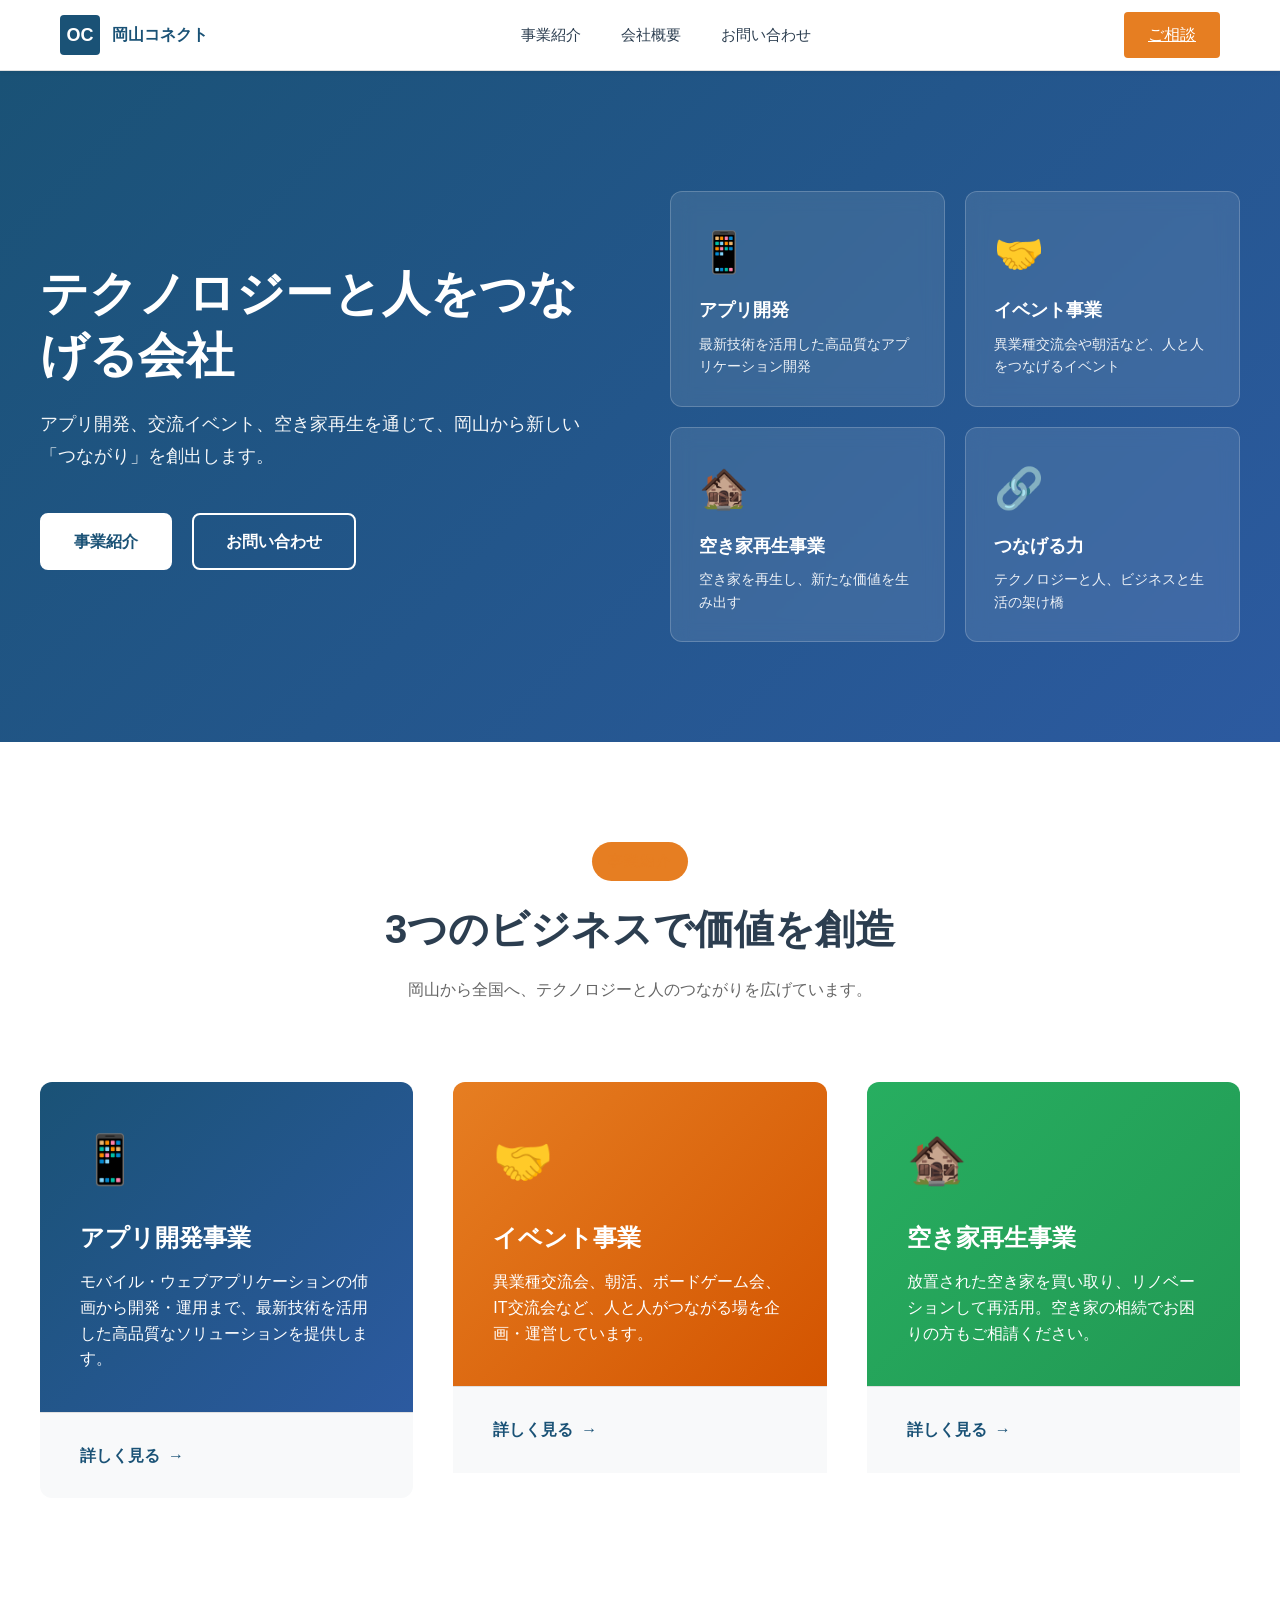
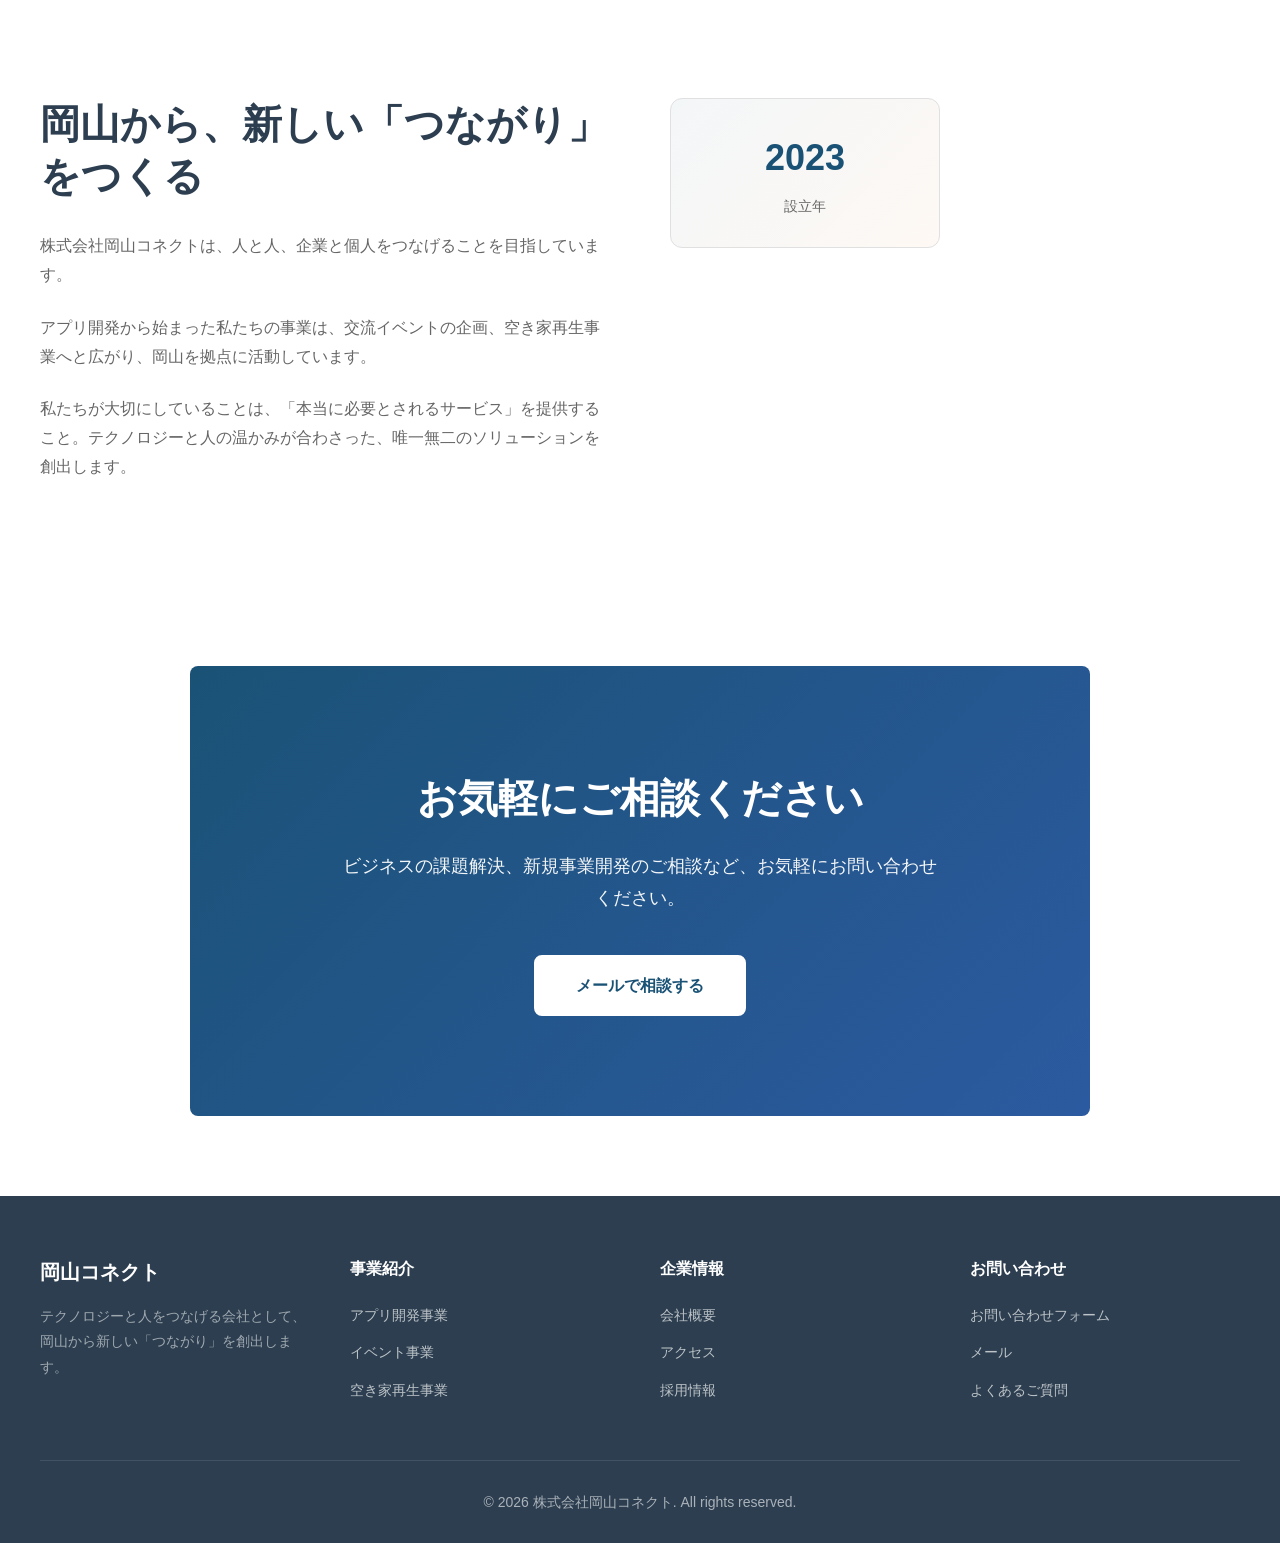
<file: okayama-connect/index.html>
<!DOCTYPE html>
<html lang="ja">
<head>
    <meta charset="UTF-8">
    <meta name="viewport" content="width=device-width, initial-scale=1.0">
    <meta name="description" content="株式会社岡山コネクトは、アプリ開発、交流イベント企画、空き家再生事業を通じて、テクノロジーと人をつなげる会社です。岡山発の新しい「つながり」を創出します。">
    <meta name="keywords" content="アプリ開発,交流イベント,異業種交流会,空き家再生,岡山,テクノロジー">

    <!-- Open Graph Tags -->
    <meta property="og:title" content="株式会社岡山コネクト | テクノロジーと人をつなげる会社">
    <meta property="og:description" content="岡山発の3つのビジネスでテクノロジーと人をつなげます。アプリ開発・交流イベント・空き家再生。">
    <meta property="og:type" content="website">
    <meta property="og:url" content="https://okayamaconnect.com/">
    <meta property="og:image" content="https://okayamaconnect.com/og-image.png">

    <title>株式会社岡山コネクト | テクノロジーと人をつなげる会社</title>

    <link rel="stylesheet" href="css/style.css">

    <style>
        :root {
            --primary: #1a5276;
            --accent: #e67e22;
            --green: #27ae60;
            --light-gray: #f8f9fa;
            --dark-text: #2c3e50;
            --border-color: #e0e0e0;
        }

        /* ============ HERO SECTION ============ */
        .hero {
            background: linear-gradient(135deg, var(--primary) 0%, #2c5aa0 100%);
            color: white;
            padding: 120px 20px 100px;
            position: relative;
            overflow: hidden;
        }

        .hero-content {
            display: grid;
            grid-template-columns: 1fr 1fr;
            gap: 60px;
            align-items: center;
            max-width: 1200px;
            margin: 0 auto;
        }

        .hero-text h1 {
            font-size: 48px;
            font-weight: 700;
            line-height: 1.3;
            margin-bottom: 20px;
            font-family: 'Noto Sans JP', sans-serif;
            animation: fadeInUp 0.8s ease-out;
        }

        .hero-text p {
            font-size: 18px;
            line-height: 1.8;
            margin-bottom: 40px;
            opacity: 0.95;
            font-family: 'Noto Sans JP', sans-serif;
            animation: fadeInUp 0.8s ease-out 0.2s backwards;
        }

        .hero-buttons {
            display: flex;
            gap: 20px;
            animation: fadeInUp 0.8s ease-out 0.4s backwards;
        }

        .hero-buttons .btn-white {
            background: white;
            color: var(--primary);
            font-weight: 600;
            border-radius: 8px;
            padding: 14px 32px;
            text-decoration: none;
            transition: all 0.3s ease;
            display: inline-block;
            border: 2px solid white;
        }

        .hero-buttons .btn-white:hover {
            background: transparent;
            color: white;
        }

        .hero-buttons .btn-outline {
            border: 2px solid white;
            color: white;
            font-weight: 600;
            border-radius: 8px;
            padding: 14px 32px;
            background: transparent;
            text-decoration: none;
            transition: all 0.3s ease;
            display: inline-block;
        }

        .hero-buttons .btn-outline:hover {
            background: white;
            color: var(--primary);
        }

        .hero-cards {
            display: grid;
            grid-template-columns: 1fr 1fr;
            gap: 20px;
            animation: fadeInRight 0.8s ease-out 0.3s backwards;
        }

        .hero-card {
            background: rgba(255, 255, 255, 0.1);
            backdrop-filter: blur(10px);
            border: 1px solid rgba(255, 255, 255, 0.2);
            border-radius: 12px;
            padding: 28px;
            color: white;
            transition: all 0.3s ease;
        }

        .hero-card:hover {
            background: rgba(255, 255, 255, 0.15);
            transform: translateY(-5px);
        }

        .hero-card-icon {
            font-size: 40px;
            margin-bottom: 12px;
        }

        .hero-card h3 {
            font-size: 18px;
            font-weight: 600;
            margin-bottom: 8px;
            font-family: 'Noto Sans JP', sans-serif;
        }

        .hero-card p {
            font-size: 14px;
            opacity: 0.9;
            font-family: 'Noto Sans JP', sans-serif;
        }

        /* ============ BUSINESS SECTION ============ */
        .business-section {
            padding: 100px 20px;
            background: white;
        }

        .section-header {
            text-align: center;
            margin-bottom: 80px;
            animation: fadeIn 0.8s ease-out;
        }

        .section-label {
            color: var(--accent);
            font-size: 14px;
            font-weight: 600;
            text-transform: uppercase;
            letter-spacing: 2px;
            margin-bottom: 16px;
            font-family: 'Inter', sans-serif;
        }

        .section-header h2 {
            font-size: 40px;
            font-weight: 700;
            color: var(--dark-text);
            margin-bottom: 16px;
            font-family: 'Noto Sans JP', sans-serif;
        }

        .section-header p {
            font-size: 16px;
            color: #666;
            max-width: 600px;
            margin: 0 auto;
            font-family: 'Noto Sans JP', sans-serif;
        }

        .business-cards {
            display: grid;
            grid-template-columns: repeat(auto-fit, minmax(300px, 1fr));
            gap: 40px;
            max-width: 1200px;
            margin: 0 auto;
        }

        .business-card {
            border-radius: 12px;
            overflow: hidden;
            transition: all 0.3s ease;
            animation: fadeInUp 0.8s ease-out;
        }

        .business-card:nth-child(2) {
            animation-delay: 0.1s;
        }

        .business-card:nth-child(3) {
            animation-delay: 0.2s;
        }

        .business-card:hover {
            transform: translateY(-10px);
            box-shadow: 0 20px 40px rgba(0, 0, 0, 0.1);
        }

        .business-card-header {
            padding: 40px;
            color: white;
            display: flex;
            flex-direction: column;
            justify-content: space-between;
            min-height: 200px;
            font-family: 'Noto Sans JP', sans-serif;
        }

        .business-card:nth-child(1) .business-card-header {
            background: linear-gradient(135deg, var(--primary) 0%, #2c5aa0 100%);
        }

        .business-card:nth-child(2) .business-card-header {
            background: linear-gradient(135deg, var(--accent) 0%, #d35400 100%);
        }

        .business-card:nth-child(3) .business-card-header {
            background: linear-gradient(135deg, var(--green) 0%, #229954 100%);
        }

        .business-card-icon {
            font-size: 48px;
            margin-bottom: 20px;
        }

        .business-card-title {
            font-size: 24px;
            font-weight: 700;
            margin-bottom: 12px;
        }

        .business-card-description {
            font-size: 16px;
            line-height: 1.6;
        }

        .business-card-footer {
            padding: 30px 40px;
            background: #f8f9fa;
            border-top: 1px solid #e0e0e0;
        }

        .business-card-link {
            color: var(--primary);
            text-decoration: none;
            font-weight: 600;
            font-size: 16px;
            display: inline-flex;
            align-items: center;
            gap: 8px;
            transition: all 0.3s ease;
            font-family: 'Noto Sans JP', sans-serif;
        }

        .business-card-link:hover {
            gap: 12px;
        }

        .business-card-link::after {
            content: '→';
        }

        /* ============ ABOUT SECTION ============ */
        .about-section {
            background: white;
            padding: 100px 20px;
        }

        .about-content {
            max-width: 1200px;
            margin: 0 auto;
            display: grid;
            grid-template-columns: 1fr 1fr;
            gap: 60px;
            align-items: start;
        }

        .about-text h2 {
            font-size: 40px;
            font-weight: 700;
            color: var(--dark-text);
            margin-bottom: 30px;
            line-height: 1.3;
            font-family: 'Noto Sans JP', sans-serif;
            animation: fadeInLeft 0.8s ease-out;
        }

        .about-text p {
            font-size: 16px;
            line-height: 1.8;
            color: #666;
            margin-bottom: 24px;
            font-family: 'Noto Sans JP', sans-serif;
            animation: fadeInLeft 0.8s ease-out 0.1s backwards;
        }

        .stats {
            display: grid;
            grid-template-columns: 1fr 1fr;
            gap: 30px;
            animation: fadeInRight 0.8s ease-out 0.2s backwards;
        }

        .stat-card {
            background: linear-gradient(135deg, rgba(26, 82, 118, 0.05) 0%, rgba(230, 126, 34, 0.05) 100%);
            border: 1px solid #e0e0e0;
            border-radius: 12px;
            padding: 30px;
            text-align: center;
            transition: all 0.3s ease;
        }

        .stat-card:hover {
            border-color: var(--accent);
            background: linear-gradient(135deg, rgba(26, 82, 118, 0.1) 0%, rgba(230, 126, 34, 0.1) 100%);
        }

        .stat-number {
            font-size: 36px;
            font-weight: 700;
            color: var(--primary);
            margin-bottom: 8px;
            font-family: 'Inter', sans-serif;
        }

        .stat-label {
            font-size: 14px;
            color: #666;
            font-family: 'Noto Sans JP', sans-serif;
        }

        /* ============ CTA SECTION ============ */
        .cta-section {
            background: linear-gradient(135deg, var(--primary) 0%, #2c5aa0 100%);
            color: white;
            padding: 100px 20px;
            text-align: center;
        }

        .cta-content {
            max-width: 600px;
            margin: 0 auto;
            animation: fadeIn 0.8s ease-out;
        }

        .cta-section h2 {
            font-size: 40px;
            font-weight: 700;
            margin-bottom: 20px;
            font-family: 'Noto Sans JP', sans-serif;
        }

        .cta-section p {
            font-size: 18px;
            line-height: 1.8;
            margin-bottom: 40px;
            opacity: 0.95;
            font-family: 'Noto Sans JP', sans-serif;
        }

        .cta-button {
            background: white;
            color: var(--primary);
            padding: 16px 40px;
            border-radius: 8px;
            text-decoration: none;
            font-weight: 600;
            font-size: 16px;
            display: inline-block;
            transition: all 0.3s ease;
            border: 2px solid white;
        }

        .cta-button:hover {
            background: transparent;
            color: white;
        }

        /* ============ FOOTER ============ */
        .footer {
            background: var(--dark-text);
            color: white;
            padding: 60px 20px 30px;
        }

        .footer-inner {
            max-width: 1200px;
            margin: 0 auto;
        }

        .footer-content {
            display: grid;
            grid-template-columns: repeat(auto-fit, minmax(250px, 1fr));
            gap: 40px;
            margin-bottom: 40px;
        }

        .footer-brand h3 {
            font-size: 20px;
            font-weight: 700;
            margin-bottom: 16px;
            font-family: 'Noto Sans JP', sans-serif;
        }

        .footer-brand p {
            font-size: 14px;
            line-height: 1.8;
            opacity: 0.8;
            font-family: 'Noto Sans JP', sans-serif;
        }

        .footer-col h4 {
            font-size: 16px;
            font-weight: 600;
            margin-bottom: 20px;
            font-family: 'Noto Sans JP', sans-serif;
        }

        .footer-col ul {
            list-style: none;
            padding: 0;
            margin: 0;
        }

        .footer-col li {
            margin-bottom: 12px;
        }

        .footer-col a {
            color: rgba(255, 255, 255, 0.8);
            text-decoration: none;
            font-size: 14px;
            transition: color 0.3s ease;
            font-family: 'Noto Sans JP', sans-serif;
        }

        .footer-col a:hover {
            color: var(--accent);
        }

        .footer-bottom {
            border-top: 1px solid rgba(255, 255, 255, 0.1);
            padding-top: 30px;
            text-align: center;
            font-size: 14px;
            color: rgba(255, 255, 255, 0.6);
            font-family: 'Inter', sans-serif;
        }

        /* ============ ANIMATIONS ============ */
        @keyframes fadeIn {
            from {
                opacity: 0;
            }
            to {
                opacity: 1;
            }
        }

        @keyframes fadeInUp {
            from {
                opacity: 0;
                transform: translateY(30px);
            }
            to {
                opacity: 1;
                transform: translateY(0);
            }
        }

        @keyframes fadeInDown {
            from {
                opacity: 0;
                transform: translateY(-30px);
            }
            to {
                opacity: 1;
                transform: translateY(0);
            }
        }

        @keyframes fadeInLeft {
            from {
                opacity: 0;
                transform: translateX(-30px);
            }
            to {
                opacity: 1;
                transform: translateX(0);
            }
        }

        @keyframes fadeInRight {
            from {
                opacity: 0;
                transform: translateX(30px);
            }
            to {
                opacity: 1;
                transform: translateX(0);
            }
        }

        .fade-in {
            animation: fadeIn 0.8s ease-out;
        }

        /* ============ RESPONSIVE ============ */
        @media (max-width: 768px) {
            .hero {
                padding: 80px 20px 60px;
            }

            .hero-content {
                grid-template-columns: 1fr;
                gap: 40px;
            }

            .hero-text h1 {
                font-size: 32px;
            }

            .hero-text p {
                font-size: 16px;
            }

            .hero-buttons {
                flex-direction: column;
            }

            .hero-cards {
                grid-template-columns: 1fr;
            }

            .section-header h2 {
                font-size: 28px;
            }

            .business-cards {
                grid-template-columns: 1fr;
            }

            .about-content {
                grid-template-columns: 1fr;
                gap: 40px;
            }

            .about-text h2 {
                font-size: 28px;
            }

            .cta-section {
                padding: 60px 20px;
            }

            .cta-section h2 {
                font-size: 28px;
            }

            .footer-content {
                grid-template-columns: 1fr;
                gap: 30px;
            }
        }

        @media (max-width: 480px) {
            .hero-text h1 {
                font-size: 24px;
            }

            .hero-text p {
                font-size: 14px;
            }

            .hero-buttons {
                flex-direction: column;
            }

            .hero-buttons a {
                width: 100%;
                text-align: center;
            }

            .section-header h2 {
                font-size: 24px;
            }

            .cta-section h2 {
                font-size: 24px;
            }

            .cta-section p {
                font-size: 16px;
            }

            .stats {
                grid-template-columns: 1fr;
            }
        }
    </style>
</head>
<body>
    <!-- HEADER -->
    <header class="header">
        <div class="header-inner">
            <div class="logo">
                <span class="logo-mark">OC</span>
                <span class="logo-text">岡山コネクト</span>
            </div>
            <nav class="nav-links">
                <a href="/business/">事業紹介</a>
                <a href="/about/">会社概要</a>
                <a href="/contact/">お問い合わせ</a>
            </nav>
            <a href="/contact/" class="nav-contact">ご相談</a>
            <button class="hamburger" aria-label="Menu">
                <span></span>
                <span></span>
                <span></span>
            </button>
        </div>
    </header>

    <!-- MOBILE NAV -->
    <nav class="mobile-nav">
        <a href="/business/">事業紹介</a>
        <a href="/about/">会社概要</a>
        <a href="/contact/">お問い合わせ</a>
    </nav>

    <!-- HERO SECTION -->
    <section class="hero">
        <div class="hero-content">
            <div class="hero-text">
                <h1>テクノロジーと人をつなげる会社</h1>
                <p>アプリ開発、交流イベント、空き家再生を通じて、岡山から新しい「つながり」を創出します。</p>
                <div class="hero-buttons">
                    <a href="/business/" class="btn-white">事業紹介</a>
                    <a href="/contact/" class="btn-outline">お問い合わせ</a>
                </div>
            </div>
            <div class="hero-cards">
                <div class="hero-card">
                    <div class="hero-card-icon">📱</div>
                    <h3>アプリ開発</h3>
                    <p>最新技術を活用した高品質なアプリケーション開発</p>
                </div>
                <div class="hero-card">
                    <div class="hero-card-icon">🤝</div>
                    <h3>イベント事業</h3>
                    <p>異業種交流会や朝活など、人と人をつなげるイベント</p>
                </div>
                <div class="hero-card">
                    <div class="hero-card-icon">🏚️</div>
                    <h3>空き家再生事業</h3>
                    <p>空き家を再生し、新たな価値を生み出す</p>
                </div>
                <div class="hero-card">
                    <div class="hero-card-icon">🔗</div>
                    <h3>つなげる力</h3>
                    <p>テクノロジーと人、ビジネスと生活の架け橋</p>
                </div>
            </div>
        </div>
    </section>

    <!-- BUSINESS SECTION -->
    <section class="business-section">
        <div class="section-inner">
            <div class="section-header">
                <span class="section-label">事業紹介</span>
                <h2>3つのビジネスで価値を創造</h2>
                <p>岡山から全国へ、テクノロジーと人のつながりを広げています。</p>
            </div>

            <div class="business-cards">
                <div class="business-card fade-in">
                    <div class="business-card-header">
                        <div>
                            <div class="business-card-icon">📱</div>
                            <h3 class="business-card-title">アプリ開発事業</h3>
                        </div>
                        <p class="business-card-description">モバイル・ウェブアプリケーションの伂画から開発・運用まで、最新技術を活用した高品質なソリューションを提供します。</p>
                    </div>
                    <div class="business-card-footer">
                        <a href="/business/app-dev.html" class="business-card-link">詳しく見る</a>
                    </div>
                </div>

                <div class="business-card fade-in">
                    <div class="business-card-header">
                        <div>
                            <div class="business-card-icon">🤝</div>
                            <h3 class="business-card-title">イベント事業</h3>
                        </div>
                        <p class="business-card-description">異業種交流会、朝活、ボードゲーム会、IT交流会など、人と人がつながる場を企画・運営しています。</p>
                    </div>
                    <div class="business-card-footer">
                        <a href="/business/event.html" class="business-card-link">詳しく見る</a>
                    </div>
                </div>

                <div class="business-card fade-in">
                    <div class="business-card-header">
                        <div>
                            <div class="business-card-icon">🏚️</div>
                            <h3 class="business-card-title">空き家再生事業</h3>
                        </div>
                        <p class="business-card-description">放置された空き家を買い取り、リノベーションして再活用。空き家の相続でお困りの方もご相請ください。</p>
                    </div>
                    <div class="business-card-footer">
                        <a href="/business/real-estate.html" class="business-card-link">詳しく見る</a>
                    </div>
                </div>
            </div>
        </div>
    </section>

    <!-- ABOUT SECTION -->
    <section class="about-section">
        <div class="section-inner">
            <div class="about-content">
                <div class="about-text">
                    <h2>岡山から、新しい「つながり」をつくる</h2>
                    <p>株式会社岡山コネクトは、人と人、企業と個人をつなげることを目指しています。</p>
                    <p>アプリ開発から始まった私たちの事業は、交流イベントの企画、空き家再生事業へと広がり、岡山を拠点に活動しています。</p>
                    <p>私たちが大切にしていることは、「本当に必要とされるサービス」を提供すること。テクノロジーと人の温かみが合わさった、唯一無二のソリューションを創出します。</p>
                </div>
                <div class="stats">
                    <div class="stat-card fade-in">
                        <div class="stat-number">2023</div>
                        <div class="stat-label">設立年</div>
                    </div>
                </div>
            </div>
        </div>
    </section>

    <!-- CTA SECTION -->
    <section class="cta-section">
        <div class="cta-content">
            <h2>お気軽にご相談ください</h2>
            <p>ビジネスの課題解決、新規事業開発のご相談など、お気軽にお問い合わせください。</p>
            <a href="mailto:ta1020@okayamaconnect.com" class="cta-button">メールで相談する</a>
        </div>
    </section>

    <!-- FOOTER -->
    <footer class="footer">
        <div class="footer-inner">
            <div class="footer-content">
                <div class="footer-brand">
                    <h3>岡山コネクト</h3>
                    <p>テクノロジーと人をつなげる会社として、岡山から新しい「つながり」を創出します。</p>
                </div>
                <div class="footer-col">
                    <h4>事業紹介</h4>
                    <ul>
                        <li><a href="/business/app-dev.html">アプリ開発事業</a></li>
                        <li><a href="/business/event.html">イベント事業</a></li>
                        <li><a href="/business/real-estate.html">空き家再生事業</a></li>
                    </ul>
                </div>
                <div class="footer-col">
                    <h4>企業情報</h4>
                    <ul>
                        <li><a href="/about/">会社概要</a></li>
                        <li><a href="/about/">アクセス</a></li>
                        <li><a href="/about/">採用情報</a></li>
                    </ul>
                </div>
                <div class="footer-col">
                    <h4>お問い合わせ</h4>
                    <ul>
                        <li><a href="/contact/">お問い合わせフォーム</a></li>
                        <li><a href="mailto:ta1020@okayamaconnect.com">メール</a></li>
                        <li><a href="/contact/">よくあるご質問</a></li>
                    </ul>
                </div>
            </div>

            <div class="footer-bottom">
                <p>&copy; 2026 株式会社岡山コネクト. All rights reserved.</p>
            </div>
        </div>
    </footer>

    <script src="js/main.js"></script>
</body>
</html>
</file>
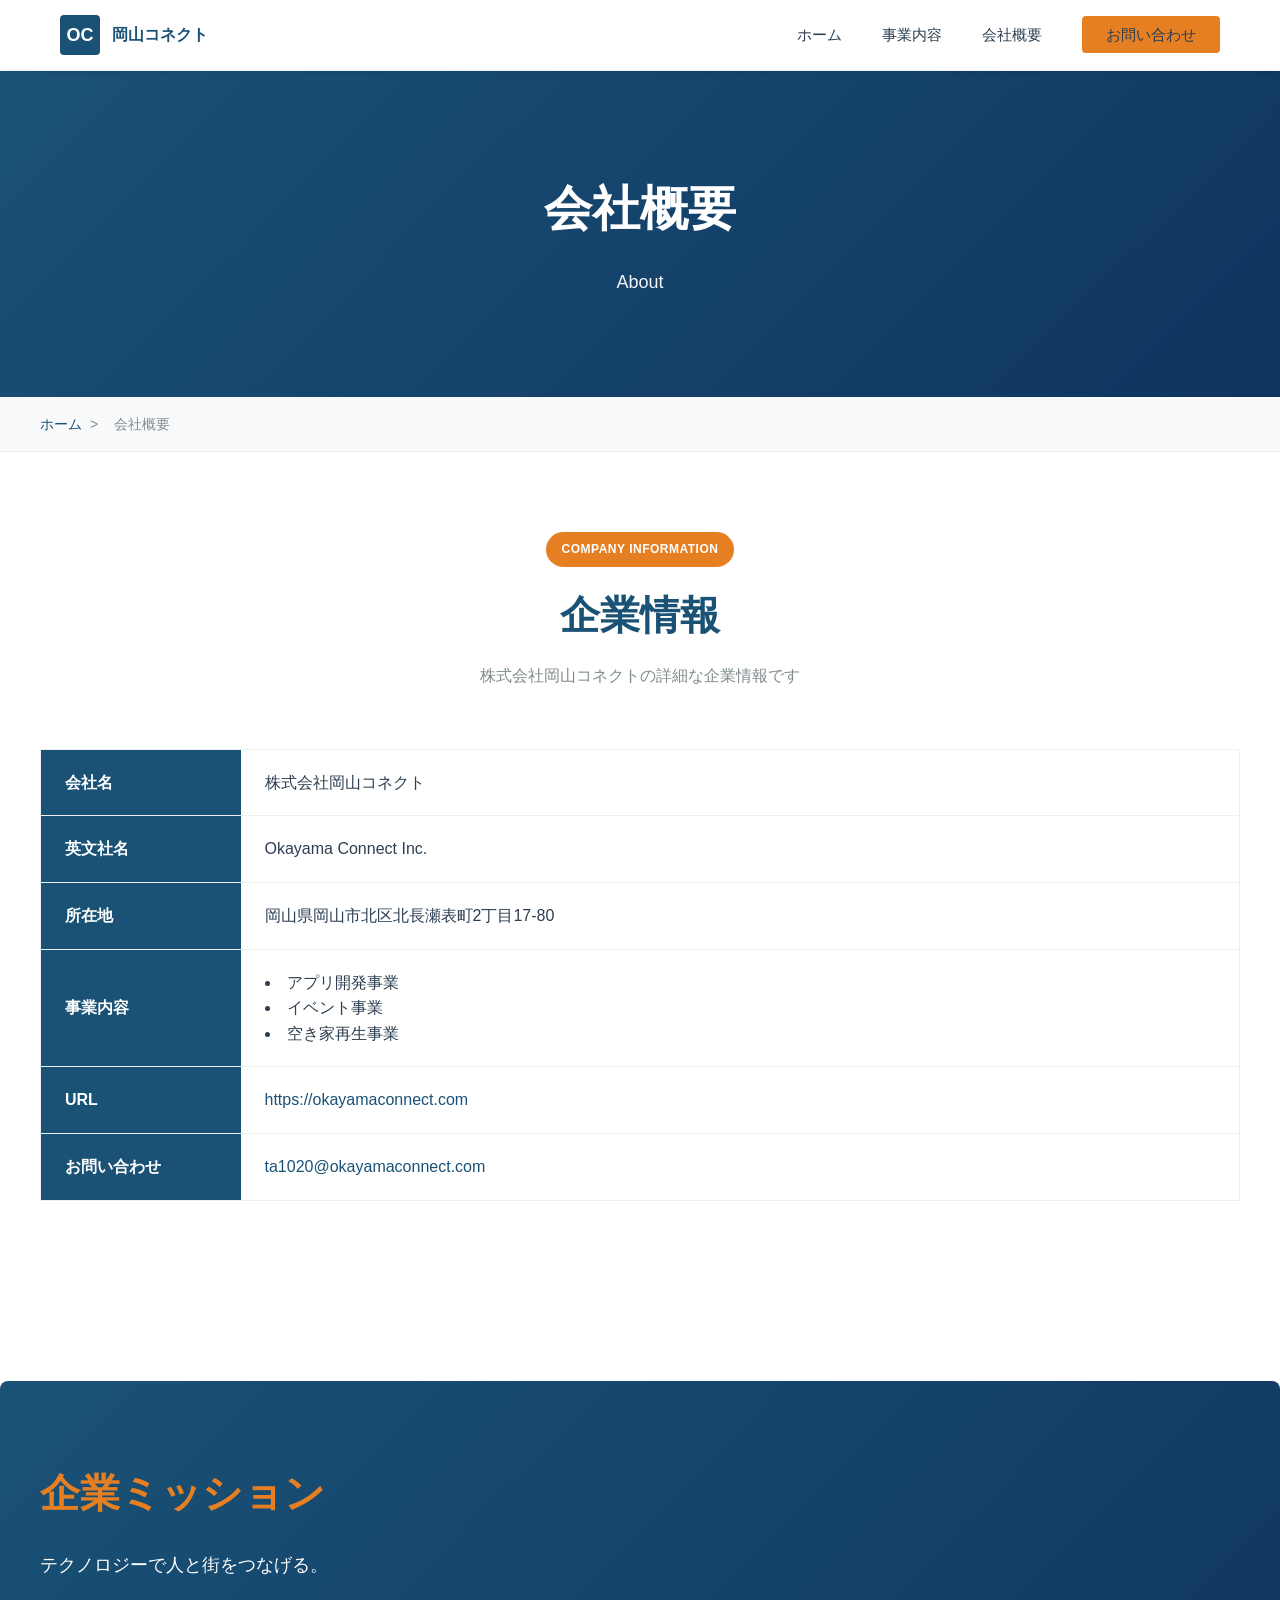
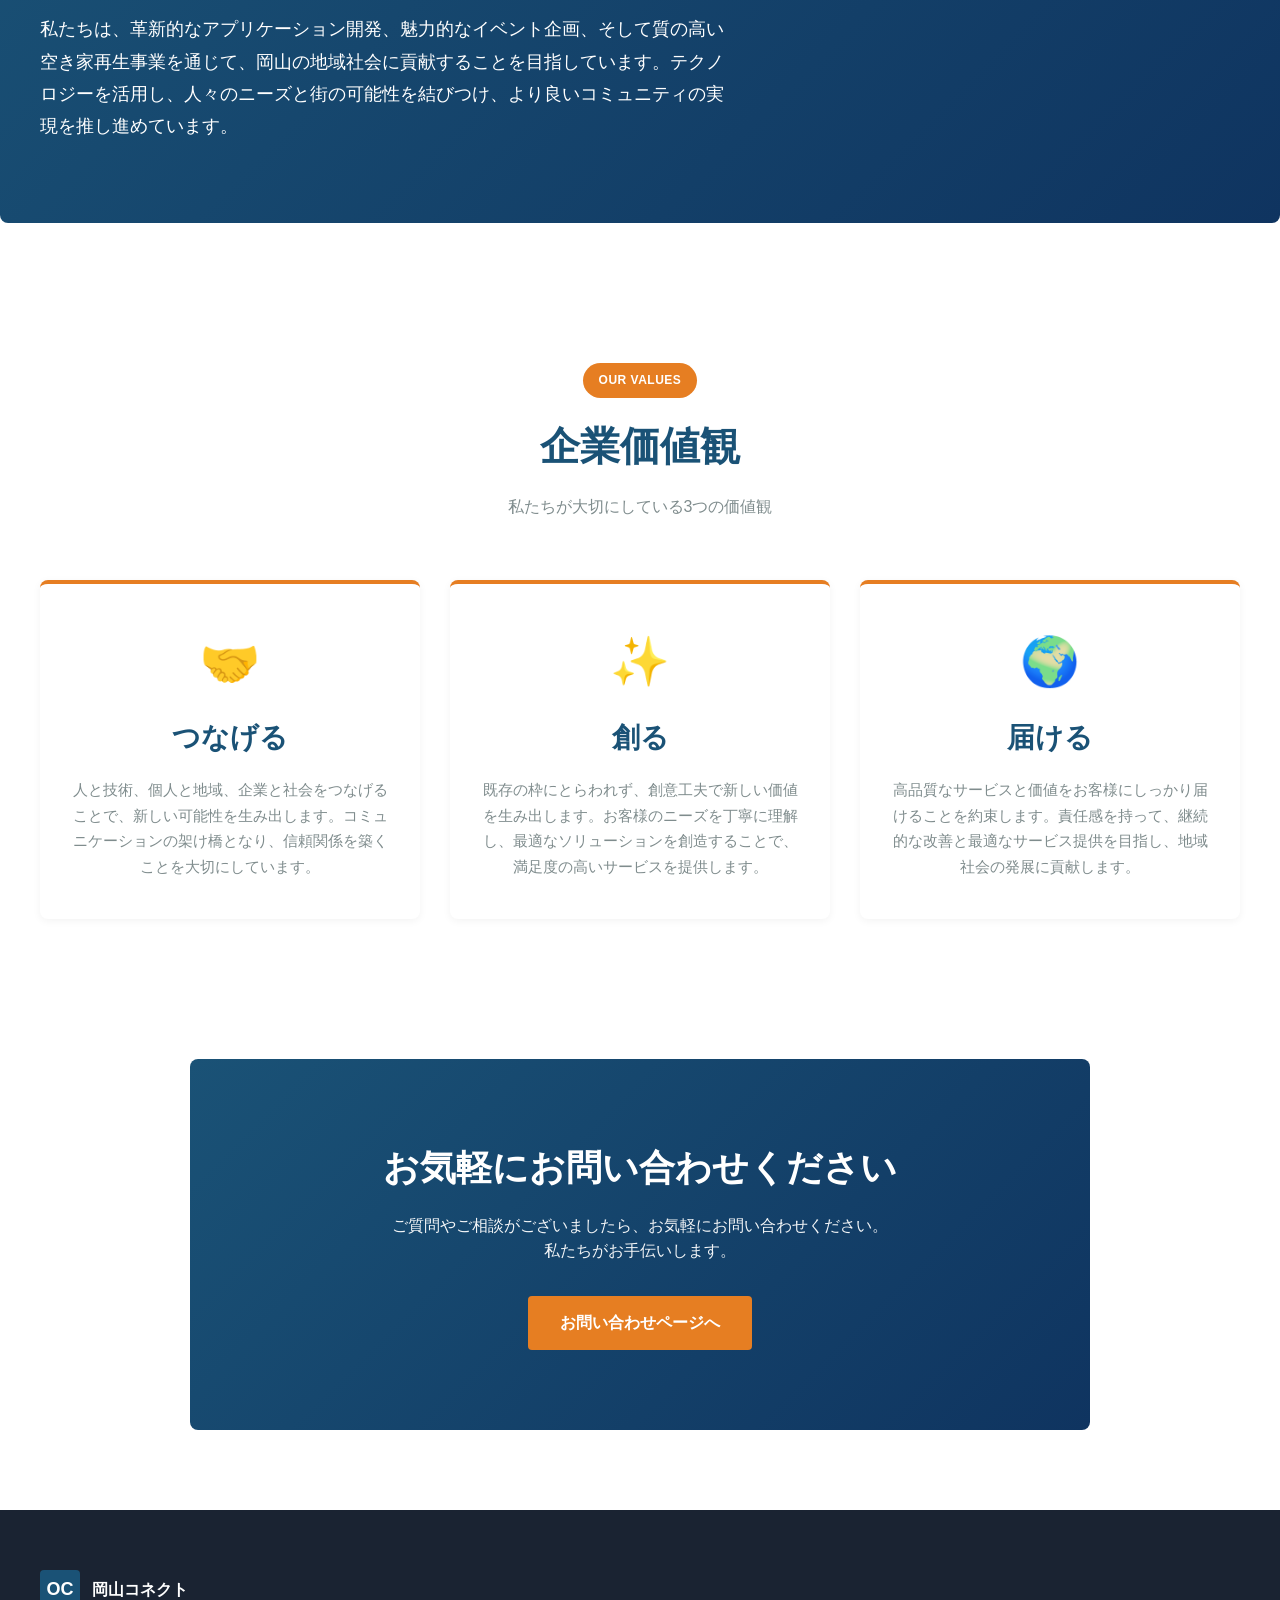
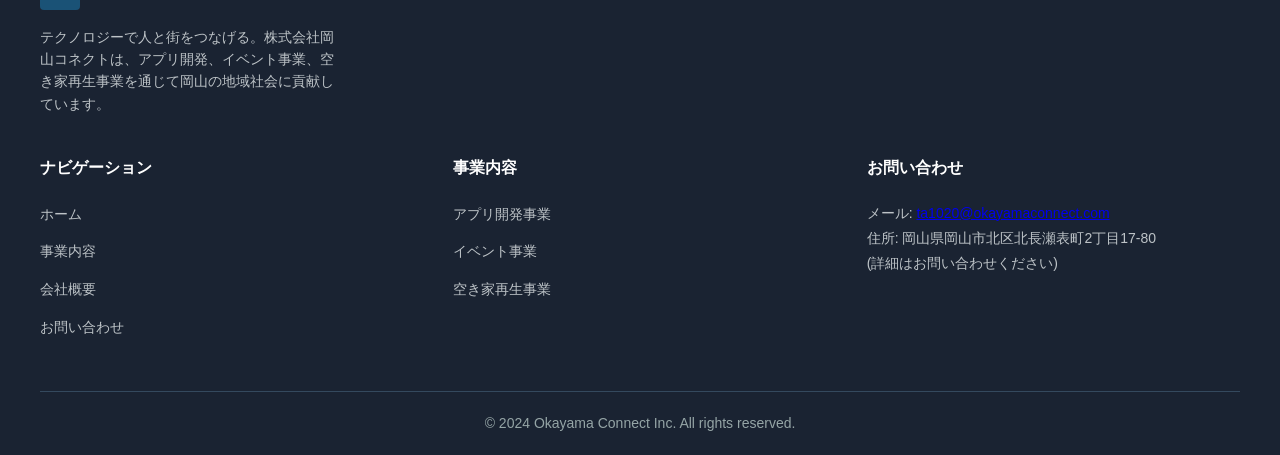
<file: okayama-connect/about/index.html>
<!DOCTYPE html>
<html lang="ja">
<head>
  <meta charset="UTF-8">
  <meta name="viewport" content="width=device-width, initial-scale=1.0">
  <meta name="description" content="株式会社岡山コネクトについて。アプリ開発、イベント事業、空き家再生事業を通じて、テクノロジーで人と街をつなげています。">
  <meta name="keywords" content="岡山, 企業, アプリ開発, イベント, 空き家再生">
  <meta name="og:title" content="会社概要 | 株式会社岡山コネクト">
  <meta name="og:description" content="株式会社岡山コネクトの企業情報。テクノロジーで人と街をつなげるミッションで、コミュニティに貢献しています。">
  <meta name="og:type" content="website">
  <title>会社概要 | 株式会社岡山コネクト</title>
  <link rel="stylesheet" href="../css/style.css">
  <style>
    /* About Page Specific Styles */
    .company-info-section {
      background-color: var(--bg-white);
    }

    .company-table {
      width: 100%;
      border-collapse: collapse;
      margin-bottom: 40px;
      border: 1px solid var(--border-color);
    }

    .company-table th,
    .company-table td {
      padding: 20px 24px;
      text-align: left;
      border-bottom: 1px solid var(--border-color);
    }

    .company-table th {
      background-color: var(--primary);
      color: white;
      font-weight: 600;
      width: 200px;
    }

    .company-table td {
      color: var(--text-dark);
    }

    .company-table tr:last-child th,
    .company-table tr:last-child td {
      border-bottom: none;
    }

    .mission-section {
      background: linear-gradient(135deg, var(--primary) 0%, #0f3460 100%);
      color: white;
      padding: 80px 20px;
      margin: 60px 0;
      border-radius: 8px;
    }

    .mission-section h2 {
      font-size: 40px;
      margin-bottom: 24px;
      color: var(--accent);
    }

    .mission-section p {
      font-size: 18px;
      line-height: 1.8;
      max-width: 700px;
    }

    .values-container {
      display: grid;
      grid-template-columns: repeat(auto-fit, minmax(280px, 1fr));
      gap: 30px;
      margin-top: 40px;
    }

    .value-card {
      background-color: var(--bg-white);
      padding: 40px 30px;
      border-radius: 8px;
      text-align: center;
      transition: all var(--transition);
      border-top: 4px solid var(--accent);
      box-shadow: 0 2px 8px rgba(0, 0, 0, 0.05);
    }

    .value-card:hover {
      transform: translateY(-8px);
      box-shadow: 0 8px 24px rgba(0, 0, 0, 0.12);
    }

    .value-card h3 {
      font-size: 28px;
      color: var(--primary);
      margin-bottom: 16px;
      font-weight: 700;
    }

    .value-card p {
      color: var(--text-light);
      line-height: 1.7;
      font-size: 15px;
    }

    .value-icon {
      font-size: 48px;
      margin-bottom: 16px;
      display: block;
    }

    @media (max-width: 768px) {
      .company-table th,
      .company-table td {
        padding: 16px;
        font-size: 14px;
      }

      .company-table th {
        width: 120px;
      }

      .mission-section {
        padding: 50px 20px;
      }

      .mission-section h2 {
        font-size: 28px;
      }

      .mission-section p {
        font-size: 16px;
      }

      .value-card {
        padding: 30px 20px;
      }

      .value-card h3 {
        font-size: 24px;
      }
    }
  </style>
</head>
<body>
  <!-- Header & Navigation -->
  <header class="header">
    <div class="header-inner">
      <a href="/" class="logo">
        <div class="logo-mark">OC</div>
        <span class="logo-text">岡山コネクト</span>
      </a>
      <nav>
        <ul class="nav-links">
          <li><a href="/">ホーム</a></li>
          <li><a href="/business/">事業内容</a></li>
          <li><a href="/about/">会社概要</a></li>
          <li><a href="/contact/" class="nav-contact">お問い合わせ</a></li>
        </ul>
      </nav>
      <button class="hamburger" aria-label="メニュー">
        <span></span>
        <span></span>
        <span></span>
      </button>
    </div>
    <nav class="mobile-nav">
      <a href="/">ホーム</a>
      <a href="/business/">事業内容</a>
      <a href="/about/">会社概要</a>
      <a href="/contact/">お問い合わせ</a>
    </nav>
  </header>

  <!-- Page Hero -->
  <section class="page-hero">
    <h1>会社概要</h1>
    <p>About</p>
  </section>

  <!-- Breadcrumb -->
  <div class="breadcrumb">
    <div class="breadcrumb-inner">
      <a href="/">ホーム</a><span>></span><span>会社概要</span>
    </div>
  </div>

  <!-- Main Content -->
  <main>
    <!-- Company Info Section -->
    <section class="section company-info-section">
      <div class="section-inner">
        <div class="section-header">
          <span class="section-label">Company Information</span>
          <h2>企業情報</h2>
          <p>株式会社岡山コネクトの詳細な企業情報です</p>
        </div>
        
        <table class="company-table">
          <tr>
            <th>会社名</th>
            <td>株式会社岡山コネクト</td>
          </tr>
          <tr>
            <th>英文社名</th>
            <td>Okayama Connect Inc.</td>
          </tr>
          <tr>
            <th>所在地</th>
            <td>岡山県岡山市北区北長瀬表町2丁目17-80</td>
          </tr>
          <tr>
            <th>事業内容</th>
            <td>
              <ul style="list-style-position: inside; color: var(--text-dark);">
                <li>アプリ開発事業</li>
                <li>イベント事業</li>
                <li>空き家再生事業</li>
              </ul>
            </td>
          </tr>
          <tr>
            <th>URL</th>
            <td><a href="https://okayamaconnect.com" style="color: var(--primary); text-decoration: none;" target="_blank">https://okayamaconnect.com</a></td>
          </tr>
          <tr>
            <th>お問い合わせ</th>
            <td><a href="mailto:ta1020@okayamaconnect.com" style="color: var(--primary); text-decoration: none;">ta1020@okayamaconnect.com</a></td>
          </tr>
        </table>
      </div>
    </section>

    <!-- Mission Section -->
    <section class="mission-section">
      <div class="section-inner fade-in">
        <h2>企業ミッション</h2>
        <p>
          テクノロジーで人と街をつなげる。<br><br>
          私たちは、革新的なアプリケーション開発、魅力的なイベント企画、そして質の高い空き家再生事業を通じて、岡山の地域社会に貢献することを目指しています。テクノロジーを活用し、人々のニーズと街の可能性を結びつけ、より良いコミュニティの実現を推し進めています。
        </p>
      </div>
    </section>

    <!-- Values Section -->
    <section class="section">
      <div class="section-inner">
        <div class="section-header">
          <span class="section-label">Our Values</span>
          <h2>企業価値観</h2>
          <p>私たちが大切にしている3つの価値観</p>
        </div>

        <div class="values-container">
          <div class="value-card fade-in">
            <span class="value-icon">🤝</span>
            <h3>つなげる</h3>
            <p>人と技術、個人と地域、企業と社会をつなげることで、新しい可能性を生み出します。コミュニケーションの架け橋となり、信頼関係を築くことを大切にしています。</p>
          </div>

          <div class="value-card fade-in">
            <span class="value-icon">✨</span>
            <h3>創る</h3>
            <p>既存の枠にとらわれず、創意工夫で新しい価値を生み出します。お客様のニーズを丁寧に理解し、最適なソリューションを創造することで、満足度の高いサービスを提供します。</p>
          </div>

          <div class="value-card fade-in">
            <span class="value-icon">🌍</span>
            <h3>届ける</h3>
            <p>高品質なサービスと価値をお客様にしっかり届けることを約束します。責任感を持って、継続的な改善と最適なサービス提供を目指し、地域社会の発展に貢献します。</p>
          </div>
        </div>
      </div>
    </section>

    <!-- CTA Section -->
    <div class="section-inner">
      <div class="cta-section fade-in">
        <h2>お気軽にお問い合わせください</h2>
        <p>ご質問やご相談がございましたら、お気軽にお問い合わせください。<br>私たちがお手伝いします。</p>
        <a href="/contact/" class="btn-primary">お問い合わせページへ</a>
      </div>
    </div>
  </main>

  <!-- Footer -->
  <footer class="footer">
    <div class="footer-inner">
      <div class="footer-brand">
        <a href="/" class="logo">
          <div class="logo-mark">OC</div>
          <span class="logo-text">岡山コネクト</span>
        </a>
        <p>テクノロジーで人と街をつなげる。株式会社岡山コネクトは、アプリ開発、イベント事業、空き家再生事業を通じて岡山の地域社会に貢献しています。</p>
      </div>

      <div class="footer-grid">
        <div class="footer-col">
          <h3>ナビゲーション</h3>
          <ul>
            <li><a href="/">ホーム</a></li>
            <li><a href="/business/">事業内容</a></li>
            <li><a href="/about/">会社概要</a></li>
            <li><a href="/contact/">お問い合わせ</a></li>
          </ul>
        </div>

        <div class="footer-col">
          <h3>事業内容</h3>
          <ul>
            <li><a href="/business/">アプリ開発事業</a></li>
            <li><a href="/business/">イベント事業</a></li>
            <li><a href="/business/">空き家再生事業</a></li>
          </ul>
        </div>

        <div class="footer-col">
          <h3>お問い合わせ</h3>
          <p>
            メール: <a href="mailto:ta1020@okayamaconnect.com">ta1020@okayamaconnect.com</a><br>
            住所: 岡山県岡山市北区北長瀬表町2丁目17-80<br>
            (詳細はお問い合わせください)
          </p>
        </div>
      </div>

      <div class="footer-bottom">
        <p>&copy; 2024 Okayama Connect Inc. All rights reserved.</p>
      </div>
    </div>
  </footer>

  <script src="../js/main.js"></script>
</body>
</html>
</file>
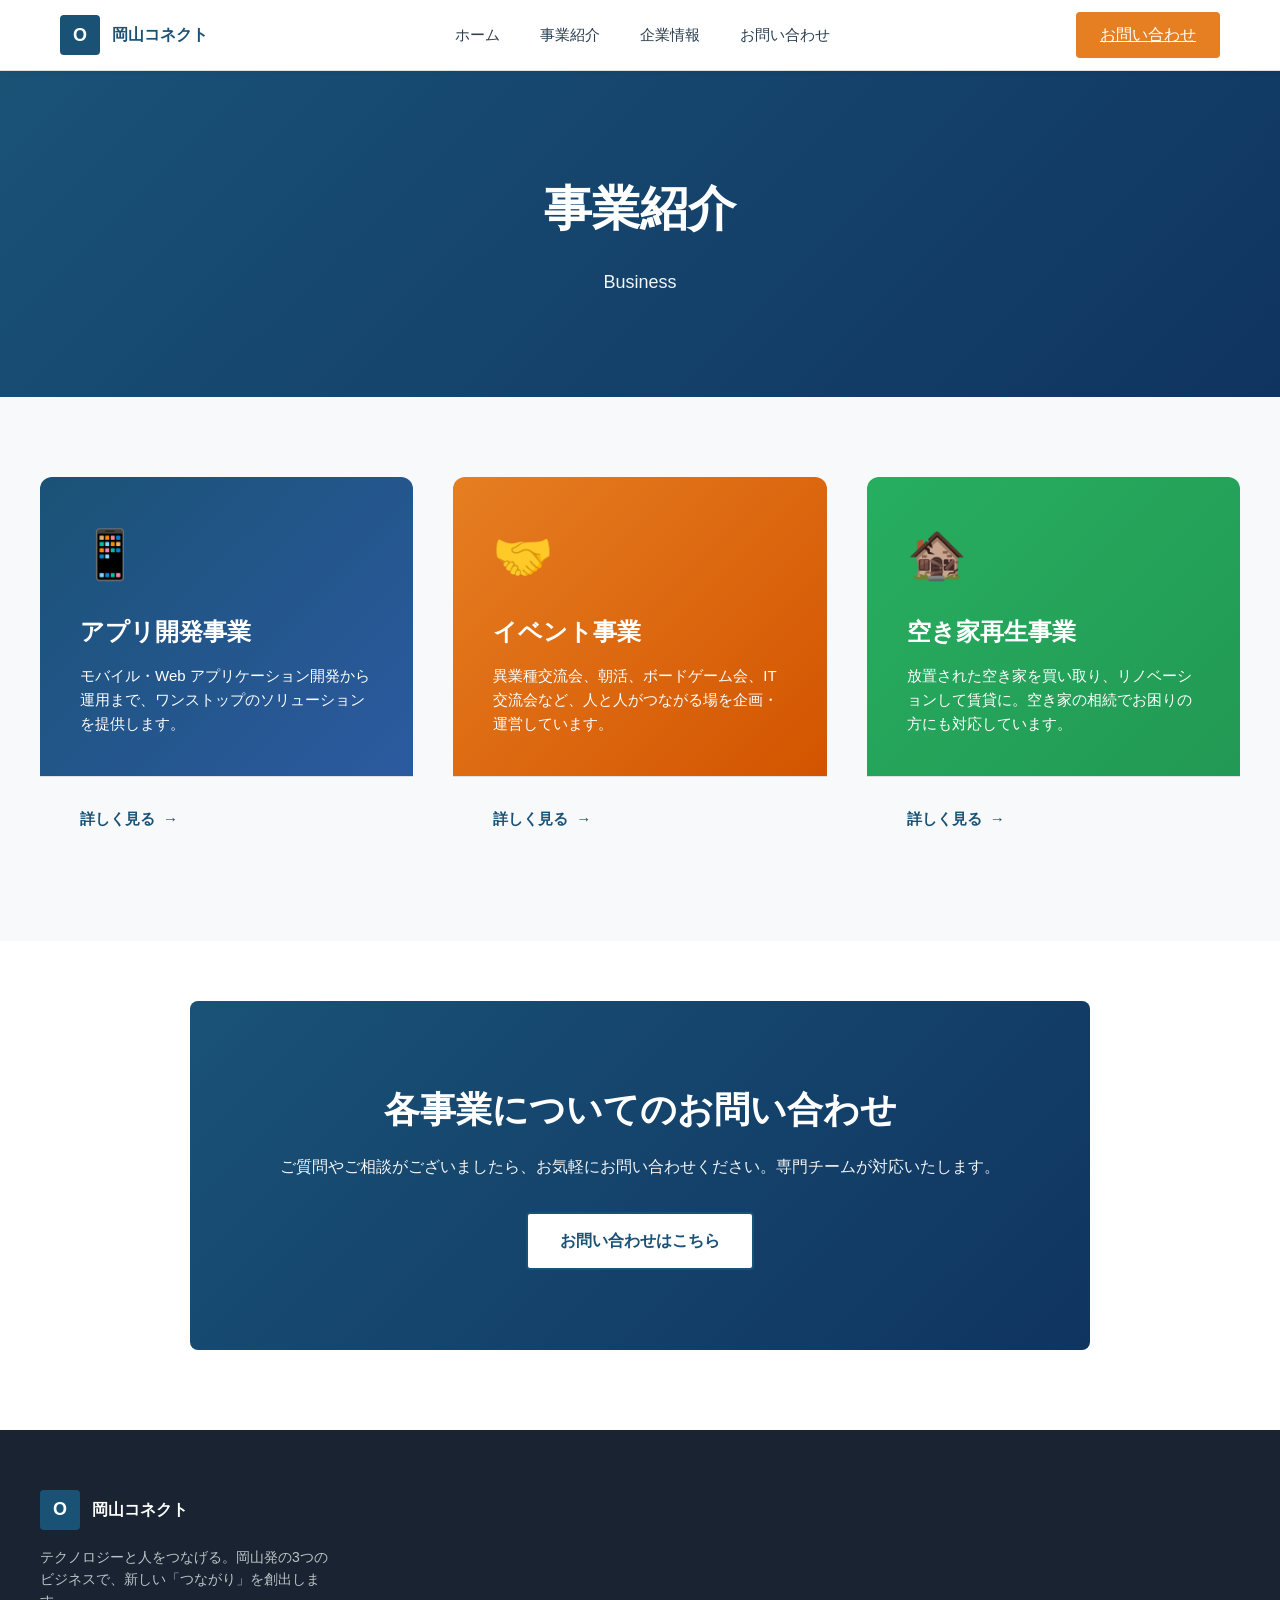
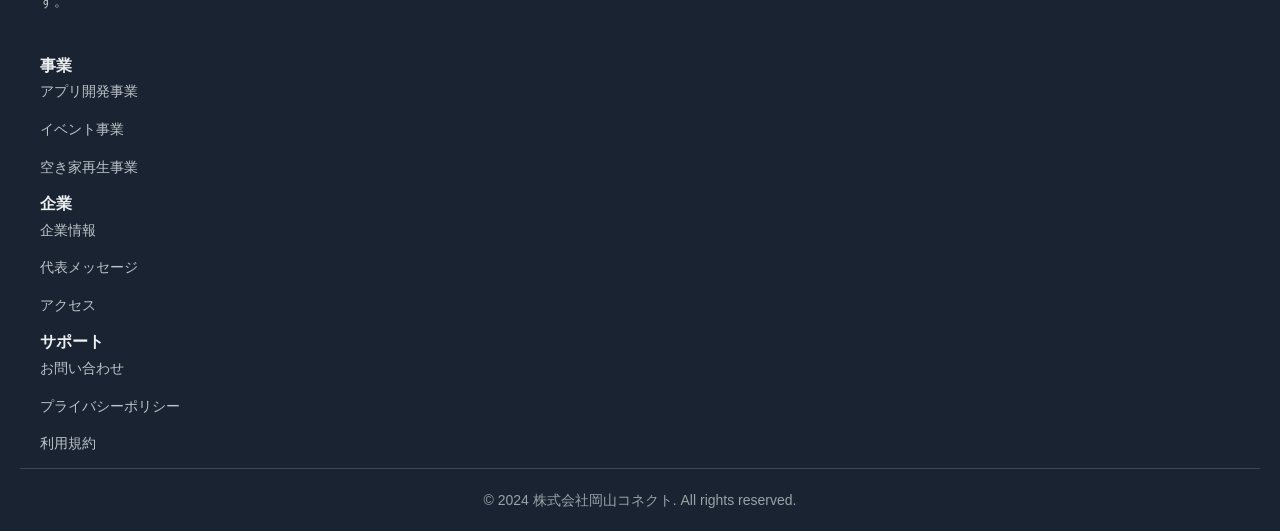
<file: okayama-connect/business/index.html>
<!DOCTYPE html>
<html lang="ja">
<head>
    <meta charset="UTF-8">
    <meta name="viewport" content="width=device-width, initial-scale=1.0">
    <meta name="description" content="株式会社岡山コネクトの事業紹介ページ。アプリ開発、交流イベント、空き家再生事業の3つの事業について詳しく紹介しています。">
    <meta name="keywords" content="事業紹介,アプリ開発,交流イベント,空き家再生,岡山コネクト">

    <!-- Open Graph Tags -->
    <meta property="og:title" content="事業紹介 | 株式会社岡山コネクト">
    <meta property="og:description" content="アプリ開発、交流イベント、空き家再生事業の3つのビジネスを展開しています。">
    <meta property="og:type" content="website">
    <meta property="og:url" content="https://okayamaconnect.com/business/">
    <meta property="og:image" content="https://okayamaconnect.com/og-image.png">

    <title>事業紹介 | 株式会社岡山コネクト</title>

    <link rel="stylesheet" href="../css/style.css">

    <style>
        :root {
            --primary: #1a5276;
            --accent: #e67e22;
            --green: #27ae60;
            --light-gray: #f8f9fa;
            --dark-text: #2c3e50;
            --border-color: #e0e0e0;
        }

        /* ============ BUSINESS CARDS GRID ============ */
        .business-cards {
            display: grid;
            grid-template-columns: repeat(auto-fit, minmax(300px, 1fr));
            gap: 40px;
            max-width: 1200px;
            margin: 0 auto;
        }

        .business-card {
            border-radius: 12px;
            overflow: hidden;
            transition: all 0.3s ease;
            animation: fadeInUp 0.8s ease-out;
            text-decoration: none;
            display: flex;
            flex-direction: column;
        }

        .business-card:nth-child(2) {
            animation-delay: 0.1s;
        }

        .business-card:nth-child(3) {
            animation-delay: 0.2s;
        }

        .business-card:hover {
            transform: translateY(-10px);
            box-shadow: 0 20px 40px rgba(0, 0, 0, 0.1);
        }

        .business-card-header {
            padding: 40px;
            color: white;
            display: flex;
            flex-direction: column;
            justify-content: space-between;
            min-height: 240px;
            font-family: 'Noto Sans JP', sans-serif;
        }

        .business-card:nth-child(1) .business-card-header {
            background: linear-gradient(135deg, var(--primary) 0%, #2c5aa0 100%);
        }

        .business-card:nth-child(2) .business-card-header {
            background: linear-gradient(135deg, var(--accent) 0%, #d35400 100%);
        }

        .business-card:nth-child(3) .business-card-header {
            background: linear-gradient(135deg, var(--green) 0%, #229954 100%);
        }

        .business-card-icon {
            font-size: 48px;
            margin-bottom: 20px;
        }

        .business-card-title {
            font-size: 24px;
            font-weight: 700;
            margin-bottom: 12px;
        }

        .business-card-description {
            font-size: 15px;
            line-height: 1.6;
        }

        .business-card-footer {
            padding: 30px 40px;
            background: #f8f9fa;
            border-top: 1px solid #e0e0e0;
            display: flex;
            align-items: center;
            justify-content: space-between;
            flex-grow: 1;
        }

        .business-card-link {
            color: var(--primary);
            text-decoration: none;
            font-weight: 600;
            font-size: 15px;
            display: inline-flex;
            align-items: center;
            gap: 8px;
            transition: all 0.3s ease;
            font-family: 'Noto Sans JP', sans-serif;
        }

        .business-card-link:hover {
            gap: 12px;
        }

        .business-card-link::after {
            content: '→';
        }

        /* ============ ANIMATIONS ============ */
        @keyframes fadeInUp {
            from {
                opacity: 0;
                transform: translateY(30px);
            }
            to {
                opacity: 1;
                transform: translateY(0);
            }
        }

        @keyframes fadeIn {
            from {
                opacity: 0;
            }
            to {
                opacity: 1;
            }
        }

        /* ============ RESPONSIVE ============ */
        @media (max-width: 900px) {
            .business-cards {
                grid-template-columns: 1fr;
                gap: 30px;
            }
        }
    </style>
</head>
<body>
    <!-- Header -->
    <header class="header">
        <div class="header-inner">
            <a href="/" class="logo">
                <div class="logo-mark">O</div>
                <div class="logo-text">岡山<span>コネクト</span></div>
            </a>
            <nav class="nav-links">
                <a href="/">ホーム</a>
                <a href="/business/" class="active">事業紹介</a>
                <a href="/about/">企業情報</a>
                <a href="/contact/">お問い合わせ</a>
            </nav>
            <a href="/contact/" class="nav-contact">お問い合わせ</a>
            <button class="hamburger">
                <span></span>
                <span></span>
                <span></span>
            </button>
        </div>
    </header>

    <nav class="mobile-nav">
        <a href="/">ホーム</a>
        <a href="/business/">事業紹介</a>
        <a href="/about/">企業情報</a>
        <a href="/contact/">お問い合わせ</a>
    </nav>

    <!-- Page Hero -->
    <section class="page-hero">
        <h1>事業紹介</h1>
        <p>Business</p>
    </section>

    <!-- Business Cards Section -->
    <section class="section">
        <div class="section-inner">
            <div class="business-cards">
                <!-- App Development Business -->
                <a href="/business/app-dev.html" class="business-card">
                    <div class="business-card-header">
                        <div>
                            <div class="business-card-icon">📱</div>
                            <h3 class="business-card-title">アプリ開発事業</h3>
                        </div>
                        <p class="business-card-description">モバイル・Web アプリケーション開発から運用まで、ワンストップのソリューションを提供します。</p>
                    </div>
                    <div class="business-card-footer">
                        <span class="business-card-link">詳しく見る</span>
                    </div>
                </a>

                <!-- Event Business -->
                <a href="/business/event.html" class="business-card">
                    <div class="business-card-header">
                        <div>
                            <div class="business-card-icon">🤝</div>
                            <h3 class="business-card-title">イベント事業</h3>
                        </div>
                        <p class="business-card-description">異業種交流会、朝活、ボードゲーム会、IT交流会など、人と人がつながる場を企画・運営しています。</p>
                    </div>
                    <div class="business-card-footer">
                        <span class="business-card-link">詳しく見る</span>
                    </div>
                </a>

                <!-- Real Estate Business -->
                <a href="/business/real-estate.html" class="business-card">
                    <div class="business-card-header">
                        <div>
                            <div class="business-card-icon">🏚️</div>
                            <h3 class="business-card-title">空き家再生事業</h3>
                        </div>
                        <p class="business-card-description">放置された空き家を買い取り、リノベーションして賃貸に。空き家の相続でお困りの方にも対応しています。</p>
                    </div>
                    <div class="business-card-footer">
                        <span class="business-card-link">詳しく見る</span>
                    </div>
                </a>
            </div>
        </div>
    </section>

    <!-- CTA Section -->
    <section class="cta-section">
        <div class="section-inner">
            <h2>各事業についてのお問い合わせ</h2>
            <p>ご質問やご相談がございましたら、お気軽にお問い合わせください。専門チームが対応いたします。</p>
            <a href="/contact/" class="btn-white">お問い合わせはこちら</a>
        </div>
    </section>

    <!-- Footer -->
    <footer class="footer">
        <div class="footer-inner">
            <div class="footer-brand">
                <div class="logo">
                    <div class="logo-mark">O</div>
                    <div class="logo-text">岡山<span>コネクト</span></div>
                </div>
                <p>テクノロジーと人をつなげる。岡山発の3つのビジネスで、新しい「つながり」を創出します。</p>
            </div>
            <div class="footer-col">
                <h4>事業</h4>
                <ul>
                    <li><a href="/business/app-dev.html">アプリ開発事業</a></li>
                    <li><a href="/business/event.html">イベント事業</a></li>
                    <li><a href="/business/real-estate.html">空き家再生事業</a></li>
                </ul>
            </div>
            <div class="footer-col">
                <h4>企業</h4>
                <ul>
                    <li><a href="/about/">企業情報</a></li>
                    <li><a href="/about/">代表メッセージ</a></li>
                    <li><a href="/about/">アクセス</a></li>
                </ul>
            </div>
            <div class="footer-col">
                <h4>サポート</h4>
                <ul>
                    <li><a href="/contact/">お問い合わせ</a></li>
                    <li><a href="/privacy/">プライバシーポリシー</a></li>
                    <li><a href="/terms/">利用規約</a></li>
                </ul>
            </div>
        </div>
        <div class="footer-bottom">
            <p>&copy; 2024 株式会社岡山コネクト. All rights reserved.</p>
        </div>
    </footer>

    <script src="../js/main.js"></script>
</body>
</html>
</file>
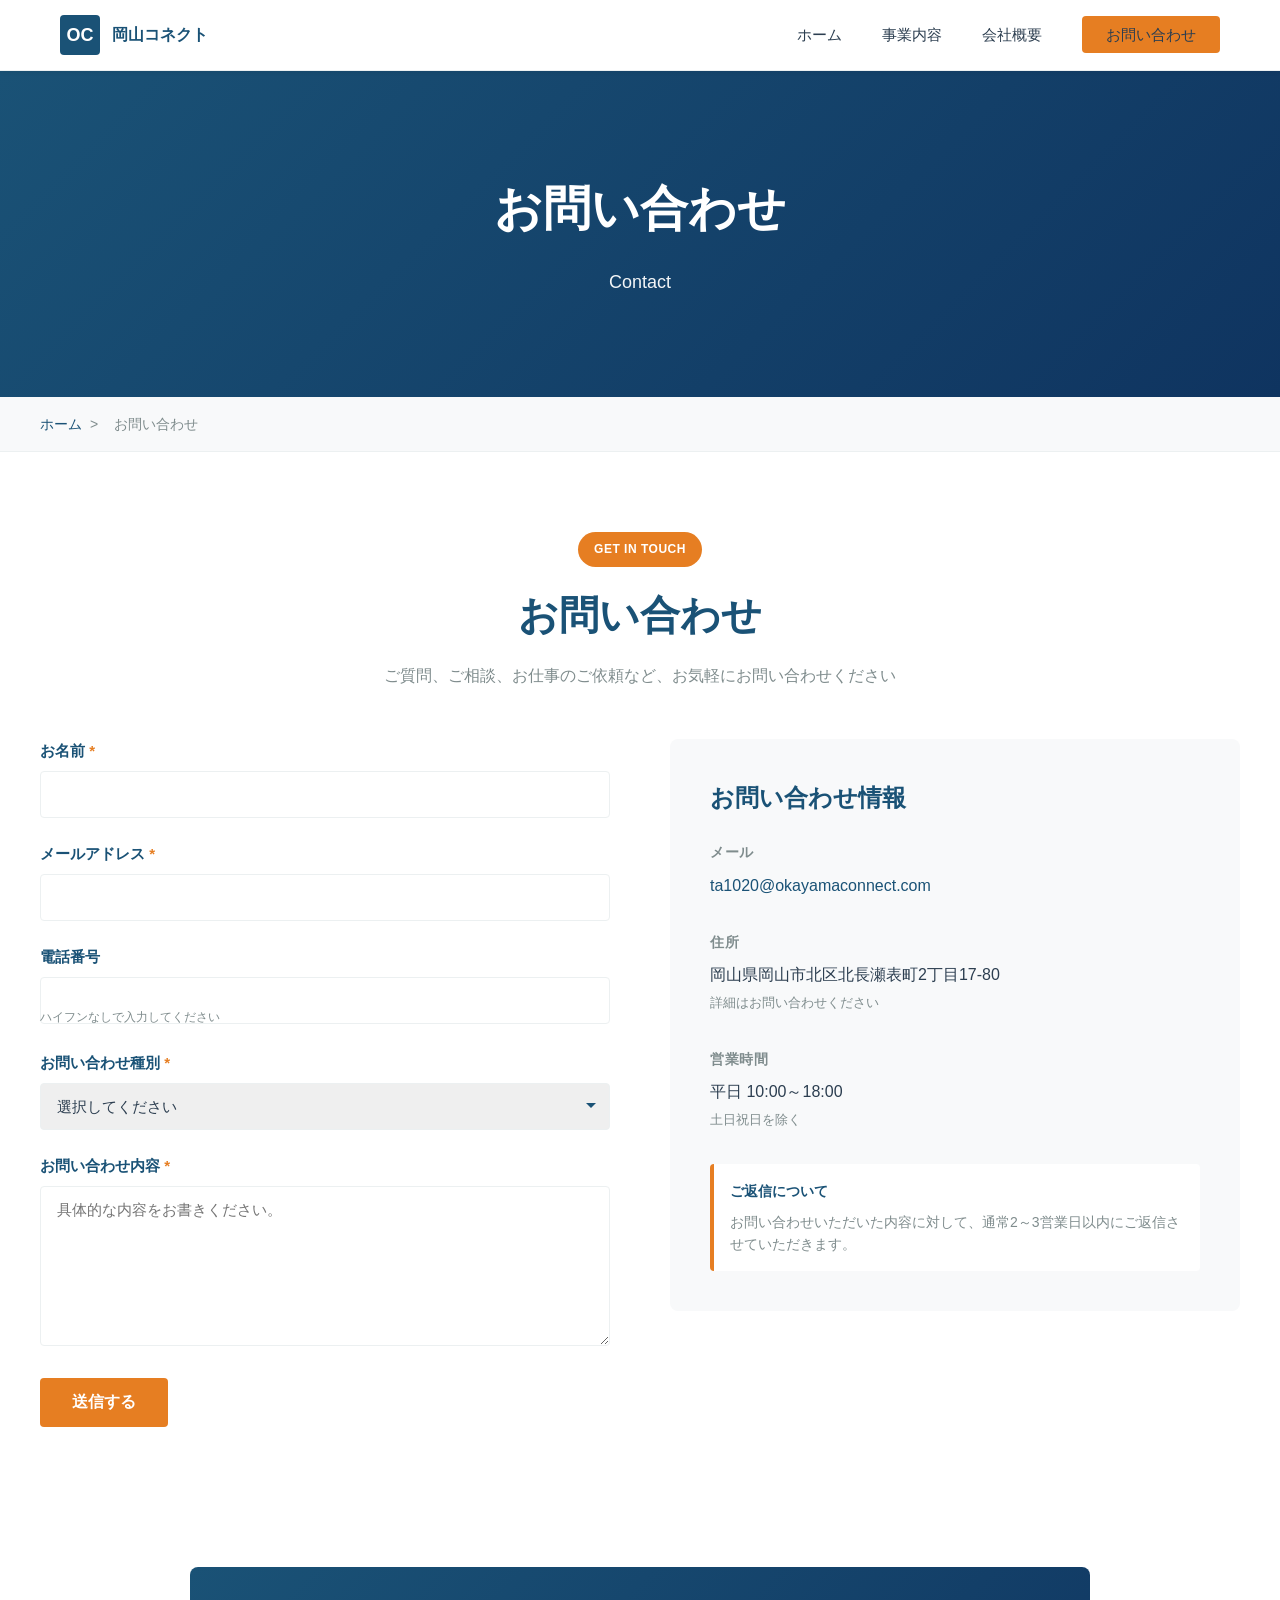
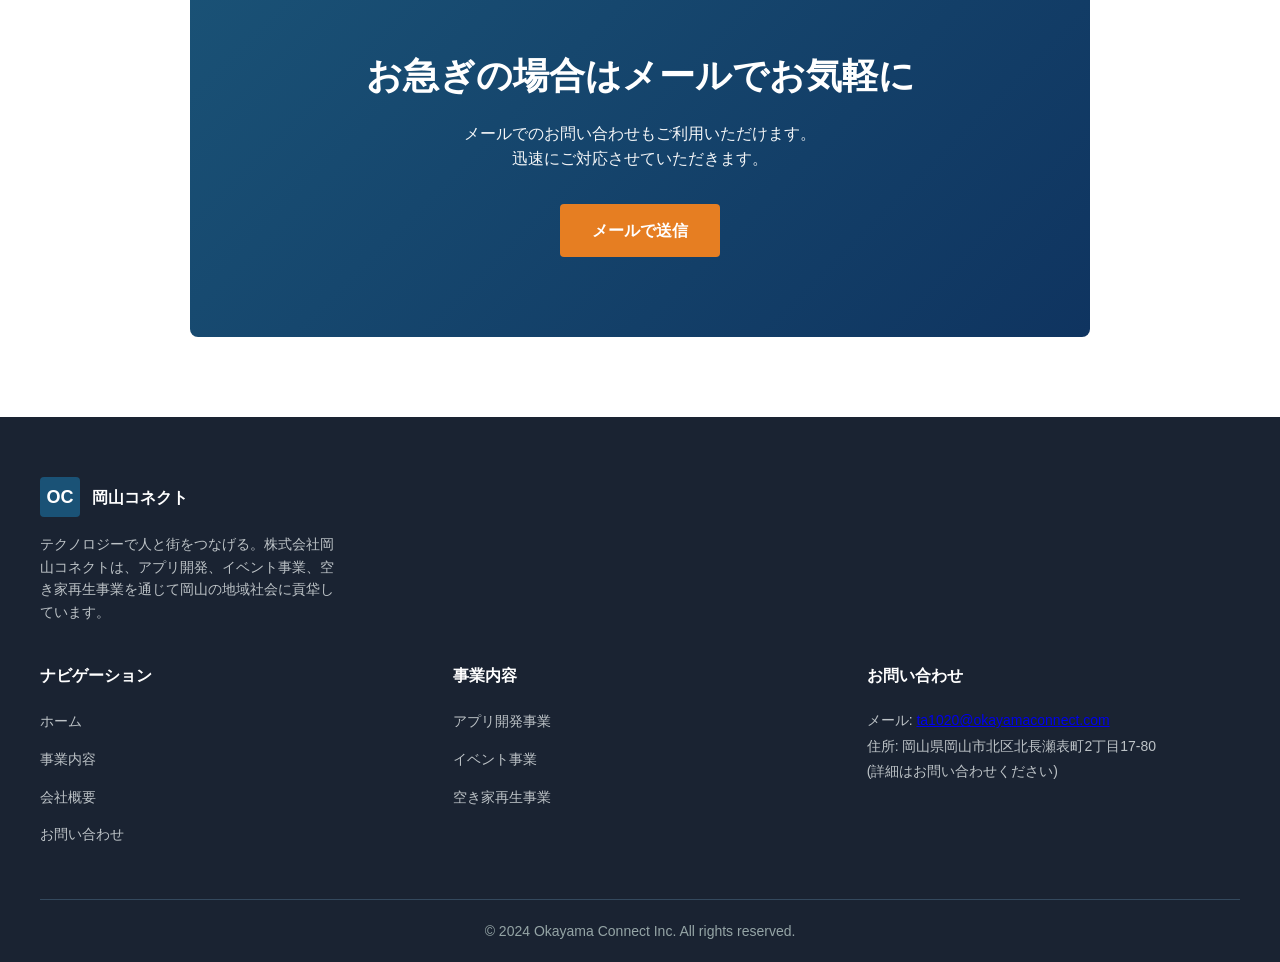
<file: okayama-connect/contact/index.html>
<!DOCTYPE html>
<html lang="ja">
<head>
  <meta charset="UTF-8">
  <meta name="viewport" content="width=device-width, initial-scale=1.0">
  <meta name="description" content="株式会社岡山コネクトへのお問い合わせページ。アプリ開発、イベント、空き家再生に関するご質問・ご相談を承ります。">
  <meta name="keywords" content="お問い合わせ, 岡山, 問い合わせフォーム, 相談">
  <meta name="og:title" content="お問い合わせ | 株式会社岡山コネクト">
  <meta name="og:description" content="株式会社岡山コネクトへのお問い合わせページです。ご質問やご相談はこちらからお気軽にお問い合わせください。">
  <meta name="og:type" content="website">
  <title>お問い合わせ | 株式会社岡山コネクト</title>
  <link rel="stylesheet" href="../css/style.css">
  <style>
    /* Contact Page Specific Styles */
    .contact-container {
      display: grid;
      grid-template-columns: 1fr 1fr;
      gap: 60px;
      align-items: start;
    }

    .contact-form-wrapper {
      background-color: var(--bg-white);
    }

    .contact-form {
      display: flex;
      flex-direction: column;
      gap: 24px;
    }

    .form-group {
      display: flex;
      flex-direction: column;
    }

    .form-group label {
      font-weight: 600;
      color: var(--primary);
      margin-bottom: 8px;
      font-size: 15px;
    }

    .required::after {
      content: ' *';
      color: var(--accent);
    }

    .form-group input,
    .form-group select,
    .form-group textarea {
      padding: 14px 16px;
      border: 1px solid var(--border-color);
      border-radius: 4px;
      font-family: 'Noto Sans JP', 'Inter', sans-serif;
      font-size: 15px;
      color: var(--text-dark);
      transition: border-color var(--transition);
    }

    .form-group input:focus,
    .form-group select:focus,
    .form-group textarea:focus {
      outline: none;
      border-color: var(--primary);
      box-shadow: 0 0 0 3px rgba(26, 82, 118, 0.1);
    }

    .form-group textarea {
      min-height: 160px;
      resize: vertical;
    }

    .form-group select {
      appearance: none;
      background-image: url("data:image/svg+xml,%3Csvg xmlns='http://www.w3.org/2000/svg' width='12' height='8' viewBox='0 0 12 8'%3E%3Cpath fill='%231a5276' d='M1 1l5 5 5-5'/%3E%3C/svg%3E");
      background-repeat: no-repeat;
      background-position: right 12px center;
      padding-right: 32px;
      cursor: pointer;
    }

    .form-submit {
      align-self: flex-start;
      margin-top: 8px;
    }

    .form-note {
      font-size: 12px;
      color: var(--text-light);
      margin-top: -16px;
    }

    .contact-info {
      background-color: var(--bg-light);
      padding: 40px;
      border-radius: 8px;
    }

    .contact-info h3 {
      font-size: 24px;
      color: var(--primary);
      margin-bottom: 24px;
      font-weight: 700;
    }

    .contact-info-item {
      margin-bottom: 32px;
    }

    .contact-info-item h4 {
      font-size: 14px;
      color: var(--text-light);
      text-transform: uppercase;
      letter-spacing: 0.5px;
      margin-bottom: 8px;
      font-weight: 600;
    }

    .contact-info-item p {
      font-size: 16px;
      color: var(--text-dark);
      line-height: 1.7;
    }

    .contact-info-item a {
      color: var(--primary);
      text-decoration: none;
      font-weight: 500;
      transition: color var(--transition);
    }

    .contact-info-item a:hover {
      color: var(--accent);
    }

    .response-time {
      background-color: var(--bg-white);
      padding: 16px;
      border-left: 4px solid var(--accent);
      border-radius: 4px;
      margin-top: 24px;
    }

    .response-time h4 {
      font-size: 14px;
      color: var(--primary);
      margin-bottom: 8px;
      font-weight: 600;
    }

    .response-time p {
      font-size: 14px;
      color: var(--text-light);
    }

    @media (max-width: 1024px) {
      .contact-container {
        grid-template-columns: 1fr;
        gap: 40px;
      }

      .contact-info {
        padding: 30px;
      }
    }

    @media (max-width: 768px) {
      .contact-container {
        gap: 30px;
      }

      .form-group input,
      .form-group select,
      .form-group textarea {
        font-size: 16px;
      }

      .contact-info {
        padding: 24px;
      }

      .contact-info h3 {
        font-size: 20px;
      }
    }

    /* Success Message */
    .success-message {
      background-color: #d4edda;
      color: #155724;
      padding: 16px;
      border-radius: 4px;
      border: 1px solid #c3e6cb;
      margin-bottom: 24px;
      display: none;
    }

    .success-message.show {
      display: block;
    }
  </style>
</head>
<body>
  <!-- Header & Navigation -->
  <header class="header">
    <div class="header-inner">
      <a href="/" class="logo">
        <div class="logo-mark">OC</div>
        <span class="logo-text">岡山コネクト</span>
      </a>
      <nav>
        <ul class="nav-links">
          <li><a href="/">ホーム</a></li>
          <li><a href="/business/">事業内容</a></li>
          <li><a href="/about/">会社概要</a></li>
          <li><a href="/contact/" class="nav-contact">お問い合わせ</a></li>
        </ul>
      </nav>
      <button class="hamburger" aria-label="メニュー">
        <span></span>
        <span></span>
        <span></span>
      </button>
    </div>
    <nav class="mobile-nav">
      <a href="/">ホーム</a>
      <a href="/business/">事業内容</a>
      <a href="/about/">会社概要</a>
      <a href="/contact/">お問い合わせ</a>
    </nav>
  </header>

  <!-- Page Hero -->
  <section class="page-hero">
    <h1>お問い合わせ</h1>
    <p>Contact</p>
  </section>

  <!-- Breadcrumb -->
  <div class="breadcrumb">
    <div class="breadcrumb-inner">
      <a href="/">ホーム</a><span>></span><span>お問い合わせ</span>
    </div>
  </div>

  <!-- Main Content -->
  <main>
    <section class="section">
      <div class="section-inner">
        <div class="section-header" style="margin-bottom: 50px;">
          <span class="section-label">Get In Touch</span>
          <h2>お問い合わせ</h2>
          <p>ご質問、ご相談、お仕事のご依頼など、お気軽にお問い合わせください</p>
        </div>

        <div class="contact-container fade-in">
          <!-- Contact Form -->
          <div class="contact-form-wrapper">
            <div class="success-message" id="successMessage">
              <strong>送信完了しました！</strong> ご返信までお待ちください。
            </div>

            <form id="contact-form" class="contact-form" action="https://formspree.io/f/xbdqllvp" method="POST">
              <div class="form-group">
                <label for="name" class="required">お名前</label>
                <input type="text" id="name" name="name" required>
              </div>

              <div class="form-group">
                <label for="email" class="required">メールアドレス</label>
                <input type="email" id="email" name="email" required>
              </div>

              <div class="form-group">
                <label for="phone">電話番号</label>
                <input type="tel" id="phone" name="phone">
                <p class="form-note">ハイフンなしで入力してください</p>
              </div>

              <div class="form-group">
                <label for="category" class="required">お問い合わせ種別</label>
                <select id="category" name="category" required>
                  <option value="">選択してください</option>
                  <option value="app">アプリ開発について</option>
                  <option value="event">イベントについて</option>
                  <option value="realestate">空き家再生について</option>
                  <option value="other">その他</option>
                </select>
              </div>

              <div class="form-group">
                <label for="message" class="required">お問い合わせ内容</label>
                <textarea id="message" name="message" required placeholder="具体的な内容をお書きください。"></textarea>
              </div>

              <button type="submit" class="btn-primary form-submit">送信する</button>
            </form>
          </div>

          <!-- Contact Information -->
          <div class="contact-info fade-in">
            <h3>お問い合わせ情報</h3>

            <div class="contact-info-item">
              <h4>メール</h4>
              <p>
                <a href="mailto:ta1020@okayamaconnect.com">ta1020@okayamaconnect.com</a>
              </p>
            </div>

            <div class="contact-info-item">
              <h4>住所</h4>
              <p>
                岡山県岡山市北区北長瀬表町2丁目17-80<br>
                <small style="color: var(--text-light);">詳細はお問い合わせください</small>
              </p>
            </div>

            <div class="contact-info-item">
              <h4>営業時間</h4>
              <p>
                平日 10:00～18:00<br>
                <small style="color: var(--text-light);">土日祝日を除く</small>
              </p>
            </div>

            <div class="response-time">
              <h4>ご返信について</h4>
              <p>お問い合わせいただいた内容に対して、通常2～3営業日以内にご返信させていただきます。</p>
            </div>
          </div>
        </div>
      </div>
    </section>

    <!-- CTA Section -->
    <div class="section-inner">
      <div class="cta-section fade-in">
        <h2>お急ぎの場合はメールでお気軽に</h2>
        <p>メールでのお問い合わせもご利用いただけます。<br>迅速にご対応させていただきます。</p>
        <a href="mailto:ta1020@okayamaconnect.com" class="btn-primary">メールで送信</a>
      </div>
    </div>
  </main>

  <!-- Footer -->
  <footer class="footer">
    <div class="footer-inner">
      <div class="footer-brand">
        <a href="/" class="logo">
          <div class="logo-mark">OC</div>
          <span class="logo-text">岡山コネクト</span>
        </a>
        <p>テクノロジーで人と街をつなげる。株式会社岡山コネクトは、アプリ開発、イベント事業、空き家再生事業を通じて岡山の地域社会に貢牮しています。</p>
      </div>

      <div class="footer-grid">
        <div class="footer-col">
          <h3>ナビゲーション</h3>
          <ul>
            <li><a href="/">ホーム</a></li>
            <li><a href="/business/">事業内容</a></li>
            <li><a href="/about/">会社概要</a></li>
            <li><a href="/contact/">お問い合わせ</a></li>
          </ul>
        </div>

        <div class="footer-col">
          <h3>事業内容</h3>
          <ul>
            <li><a href="/business/">アプリ開発事業</a></li>
            <li><a href="/business/">イベント事業</a></li>
            <li><a href="/business/">空き家再生事業</a></li>
          </ul>
        </div>

        <div class="footer-col">
          <h3>お問い合わせ</h3>
          <p>
            メール: <a href="mailto:ta1020@okayamaconnect.com">ta1020@okayamaconnect.com</a><br>
            住所: 岡山県岡山市北区北長瀬表町2丁目17-80<br>
            (詳細はお問い合わせください)
          </p>
        </div>
      </div>

      <div class="footer-bottom">
        <p>&copy; 2024 Okayama Connect Inc. All rights reserved.</p>
      </div>
    </div>
  </footer>

  <script src="../js/main.js"></script>
  <script>
    // Contact form submission handling
    document.addEventListener('DOMContentLoaded', function() {
      const contactForm = document.getElementById('contact-form');
      const successMessage = document.getElementById('successMessage');

      if (contactForm) {
        // Update form action with actual Formspree ID when available
        // For now, using placeholder - replace with actual form ID

        contactForm.addEventListener('submit', function(e) {
          // Form will submit to Formspree
          // Optionally show success message after a brief delay
          setTimeout(function() {
            successMessage.classList.add('show');
            contactForm.reset();
            
            // Hide message after 5 seconds
            setTimeout(function() {
              successMessage.classList.remove('show');
            }, 5000);
          }, 500);
        });
      }
    });
  </script>
</body>
</html>
</file>
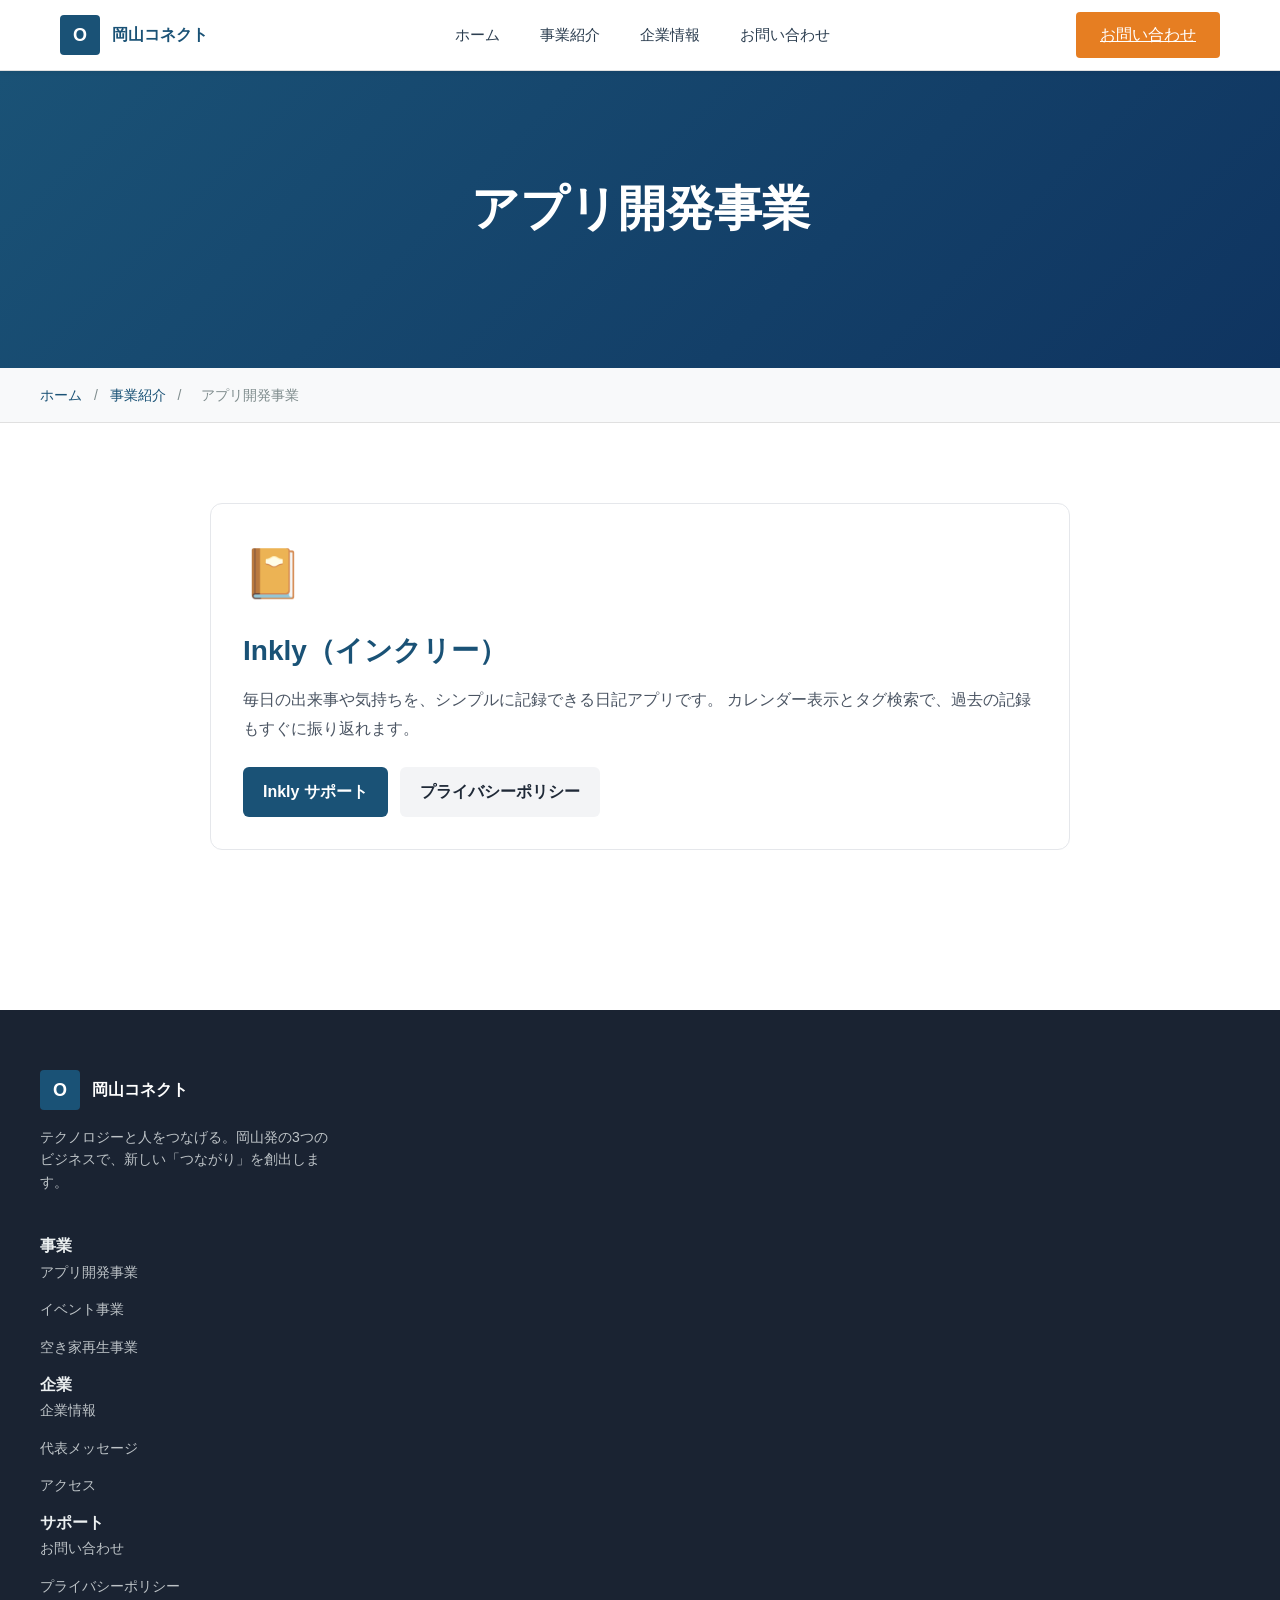
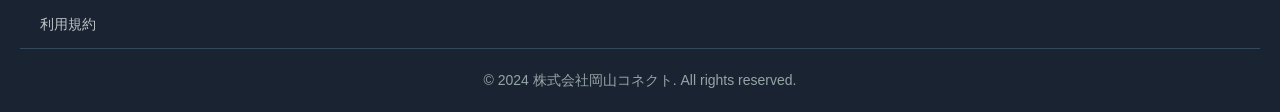
<file: okayama-connect/business/app-dev.html>
<!DOCTYPE html>
<html lang="ja">
<head>
    <meta charset="UTF-8">
    <meta name="viewport" content="width=device-width, initial-scale=1.0">
    <meta name="description" content="アプリ開発事業の詳細。モバイルアプリ、Webアプリケーション、UI/UXデザイン、保守・運用サポートまで、ワンストップのソリューションを提供します。">
    <meta name="keywords" content="アプリ開発,モバイルアプリ,Webアプリ,UI/UXデザイン,岡山">

    <!-- Open Graph Tags -->
    <meta property="og:title" content="アプリ開発事業 | 株式会社岡山コネクト">
    <meta property="og:description" content="モバイル・Webアプリケーション開発から運用まで、ワンストップのソリューションを提供します。">
    <meta property="og:type" content="website">
    <meta property="og:url" content="https://okayamaconnect.com/business/app-dev.html">
    <meta property="og:image" content="https://okayamaconnect.com/og-image.png">

    <title>アプリ開発事業 | 株式会社岡山コネクト</title>

    <link rel="stylesheet" href="../css/style.css">

    <style>
        :root {
            --primary: #1a5276;
            --accent: #e67e22;
            --light-gray: #f8f9fa;
            --dark-text: #2c3e50;
            --border-color: #e0e0e0;
        }

        /* ============ OVERVIEW SECTION ============ */
        .overview-section {
            padding: 60px 2rem;
            background: white;
        }

        .overview-content {
            max-width: 1200px;
            margin: 0 auto;
        }

        .overview-intro {
            font-size: 1.1rem;
            line-height: 1.8;
            color: var(--gray-700);
            margin-bottom: 2rem;
            padding: 2rem;
            background: var(--gray-100);
            border-left: 4px solid var(--primary);
            border-radius: 8px;
        }

        .overview-text {
            font-size: 1rem;
            line-height: 1.8;
            color: var(--gray-700);
            margin-bottom: 2rem;
        }

        /* ============ SERVICES SECTION ============ */
        .services-section {
            padding: 80px 2rem;
            background: linear-gradient(135deg, rgba(26, 82, 118, 0.03) 0%, rgba(230, 126, 34, 0.03) 100%);
        }

        .services-header {
            text-align: center;
            margin-bottom: 4rem;
        }

        .services-header h2 {
            font-size: 2rem;
            font-weight: 700;
            color: var(--dark-text);
            margin-bottom: 1rem;
        }

        .services-header p {
            color: var(--gray-500);
            font-size: 1rem;
        }

        .services-grid {
            display: grid;
            grid-template-columns: repeat(auto-fit, minmax(250px, 1fr));
            gap: 30px;
            max-width: 1200px;
            margin: 0 auto;
        }

        .service-card {
            background: white;
            padding: 30px;
            border-radius: 12px;
            box-shadow: 0 2px 8px rgba(0, 0, 0, 0.04);
            transition: all 0.3s ease;
            border-top: 4px solid var(--primary);
        }

        .service-card:hover {
            transform: translateY(-5px);
            box-shadow: 0 12px 32px rgba(0, 0, 0, 0.1);
        }

        .service-card h3 {
            font-size: 1.2rem;
            font-weight: 600;
            color: var(--dark-text);
            margin-bottom: 1rem;
        }

        .service-card p {
            font-size: 0.95rem;
            color: var(--gray-700);
            line-height: 1.7;
        }

        /* ============ FLOW SECTION ============ */
        .flow-section {
            padding: 80px 2rem;
            background: white;
        }

        .flow-header {
            text-align: center;
            margin-bottom: 4rem;
        }

        .flow-header h2 {
            font-size: 2rem;
            font-weight: 700;
            color: var(--dark-text);
            margin-bottom: 1rem;
        }

        .flow-container {
            max-width: 1200px;
            margin: 0 auto;
        }

        .flow-steps {
            display: grid;
            grid-template-columns: repeat(auto-fit, minmax(140px, 1fr));
            gap: 20px;
            margin-bottom: 3rem;
        }

        .flow-step {
            position: relative;
            background: var(--light-gray);
            padding: 24px 16px;
            border-radius: 12px;
            text-align: center;
            transition: all 0.3s ease;
        }

        .flow-step:hover {
            background: var(--primary);
            color: white;
            box-shadow: 0 8px 24px rgba(26, 82, 118, 0.2);
        }

        .flow-step-number {
            display: inline-flex;
            align-items: center;
            justify-content: center;
            width: 40px;
            height: 40px;
            background: var(--primary);
            color: white;
            border-radius: 50%;
            font-weight: 700;
            margin-bottom: 1rem;
            margin-left: auto;
            margin-right: auto;
        }

        .flow-step:hover .flow-step-number {
            background: white;
            color: var(--primary);
        }

        .flow-step-title {
            font-size: 0.95rem;
            font-weight: 600;
            color: var(--dark-text);
        }

        .flow-step:hover .flow-step-title {
            color: white;
        }

        .flow-arrow {
            display: none;
            position: absolute;
            top: 50%;
            right: -30px;
            width: 30px;
            height: 2px;
            background: var(--primary);
            transform: translateY(-50%);
        }

        /* Show arrows on larger screens */
        @media (min-width: 900px) {
            .flow-steps {
                grid-template-columns: repeat(7, 1fr);
            }

            .flow-step::after {
                content: '→';
                position: absolute;
                right: -24px;
                top: 50%;
                transform: translateY(-50%);
                color: var(--primary);
                font-size: 1.5rem;
                font-weight: 700;
            }

            .flow-step:last-child::after {
                display: none;
            }
        }

        .flow-description {
            background: var(--light-gray);
            padding: 2rem;
            border-radius: 12px;
            text-align: center;
            color: var(--gray-700);
        }

        .flow-description p {
            margin-bottom: 1rem;
            line-height: 1.7;
        }

        .flow-description p:last-child {
            margin-bottom: 0;
        }

        /* ============ ANIMATIONS ============ */
        @keyframes fadeInUp {
            from {
                opacity: 0;
                transform: translateY(30px);
            }
            to {
                opacity: 1;
                transform: translateY(0);
            }
        }

        .service-card {
            animation: fadeInUp 0.6s ease-out;
        }

        .service-card:nth-child(2) {
            animation-delay: 0.1s;
        }

        .service-card:nth-child(3) {
            animation-delay: 0.2s;
        }

        .service-card:nth-child(4) {
            animation-delay: 0.3s;
        }

        /* ============ RESPONSIVE ============ */
        @media (max-width: 900px) {
            .flow-steps {
                gap: 15px;
            }

            .flow-step {
                padding: 20px 12px;
            }

            .flow-step-number {
                width: 36px;
                height: 36px;
                font-size: 0.9rem;
            }

            .flow-step-title {
                font-size: 0.85rem;
            }
        }

        @media (max-width: 600px) {
            .services-grid {
                grid-template-columns: 1fr;
            }

            .flow-steps {
                grid-template-columns: repeat(2, 1fr);
            }
        }
    </style>
</head>
<body>
    <!-- Header -->
    <header class="header">
        <div class="header-inner">
            <a href="/" class="logo">
                <div class="logo-mark">O</div>
                <div class="logo-text">岡山<span>コネクト</span></div>
            </a>
            <nav class="nav-links">
                <a href="/">ホーム</a>
                <a href="/business/" class="active">事業紹介</a>
                <a href="/about/">企業情報</a>
                <a href="/contact/">お問い合わせ</a>
            </nav>
            <a href="/contact/" class="nav-contact">お問い合わせ</a>
            <button class="hamburger">
                <span></span>
                <span></span>
                <span></span>
            </button>
        </div>
    </header>

    <nav class="mobile-nav">
        <a href="/">ホーム</a>
        <a href="/business/">事業紹介</a>
        <a href="/about/">企業情報</a>
        <a href="/contact/">お問い合わせ</a>
    </nav>

    <!-- Page Hero -->
    <section class="page-hero">
        <h1>アプリ開発事業</h1>
    </section>

    <!-- Breadcrumb -->
    <div class="breadcrumb">
        <div class="breadcrumb-inner">
            <a href="/">ホーム</a>
            <span>/</span>
            <a href="/business/">事業紹介</a>
            <span>/</span>
            <span>アプリ開発事業</span>
        </div>
    </div>

    <!-- App Listing -->
    <section style="padding: 80px 20px; max-width: 900px; margin: 0 auto;">
        <div style="background:#fff; border:1px solid #e5e7eb; border-radius:12px; padding:32px;">
            <div style="font-size: 48px; margin-bottom: 16px;">📔</div>
            <h2 style="font-size: 28px; color: var(--primary); margin-bottom: 12px;">Inkly（インクリー）</h2>
            <p style="font-size: 16px; color: #4b5563; line-height: 1.8; margin-bottom: 24px;">
                毎日の出来事や気持ちを、シンプルに記録できる日記アプリです。
                カレンダー表示とタグ検索で、過去の記録もすぐに振り返れます。
            </p>
            <div style="display:flex; gap:12px; flex-wrap:wrap;">
                <a href="/apps/inkly/support/" style="display:inline-block; background: var(--primary); color: white; padding: 12px 20px; border-radius: 6px; text-decoration: none; font-weight: 600;">Inkly サポート</a>
                <a href="/apps/inkly/privacy/" style="display:inline-block; background: #f3f4f6; color: #1f2937; padding: 12px 20px; border-radius: 6px; text-decoration: none; font-weight: 600;">プライバシーポリシー</a>
            </div>
        </div>
    </section>

    <!-- Footer -->
    <footer class="footer">
        <div class="footer-inner">
            <div class="footer-brand">
                <div class="logo">
                    <div class="logo-mark">O</div>
                    <div class="logo-text">岡山<span>コネクト</span></div>
                </div>
                <p>テクノロジーと人をつなげる。岡山発の3つのビジネスで、新しい「つながり」を創出します。</p>
            </div>
            <div class="footer-col">
                <h4>事業</h4>
                <ul>
                    <li><a href="/business/app-dev.html">アプリ開発事業</a></li>
                    <li><a href="/business/event.html">イベント事業</a></li>
                    <li><a href="/business/real-estate.html">空き家再生事業</a></li>
                </ul>
            </div>
            <div class="footer-col">
                <h4>企業</h4>
                <ul>
                    <li><a href="/about/">企業情報</a></li>
                    <li><a href="/about/">代表メッセージ</a></li>
                    <li><a href="/about/">アクセス</a></li>
                </ul>
            </div>
            <div class="footer-col">
                <h4>サポート</h4>
                <ul>
                    <li><a href="/contact/">お問い合わせ</a></li>
                    <li><a href="/privacy/">プライバシーポリシー</a></li>
                    <li><a href="/terms/">利用規約</a></li>
                </ul>
            </div>
        </div>
        <div class="footer-bottom">
            <p>&copy; 2024 株式会社岡山コネクト. All rights reserved.</p>
        </div>
    </footer>

    <script src="../js/main.js"></script>
</body>
</html>
</file>
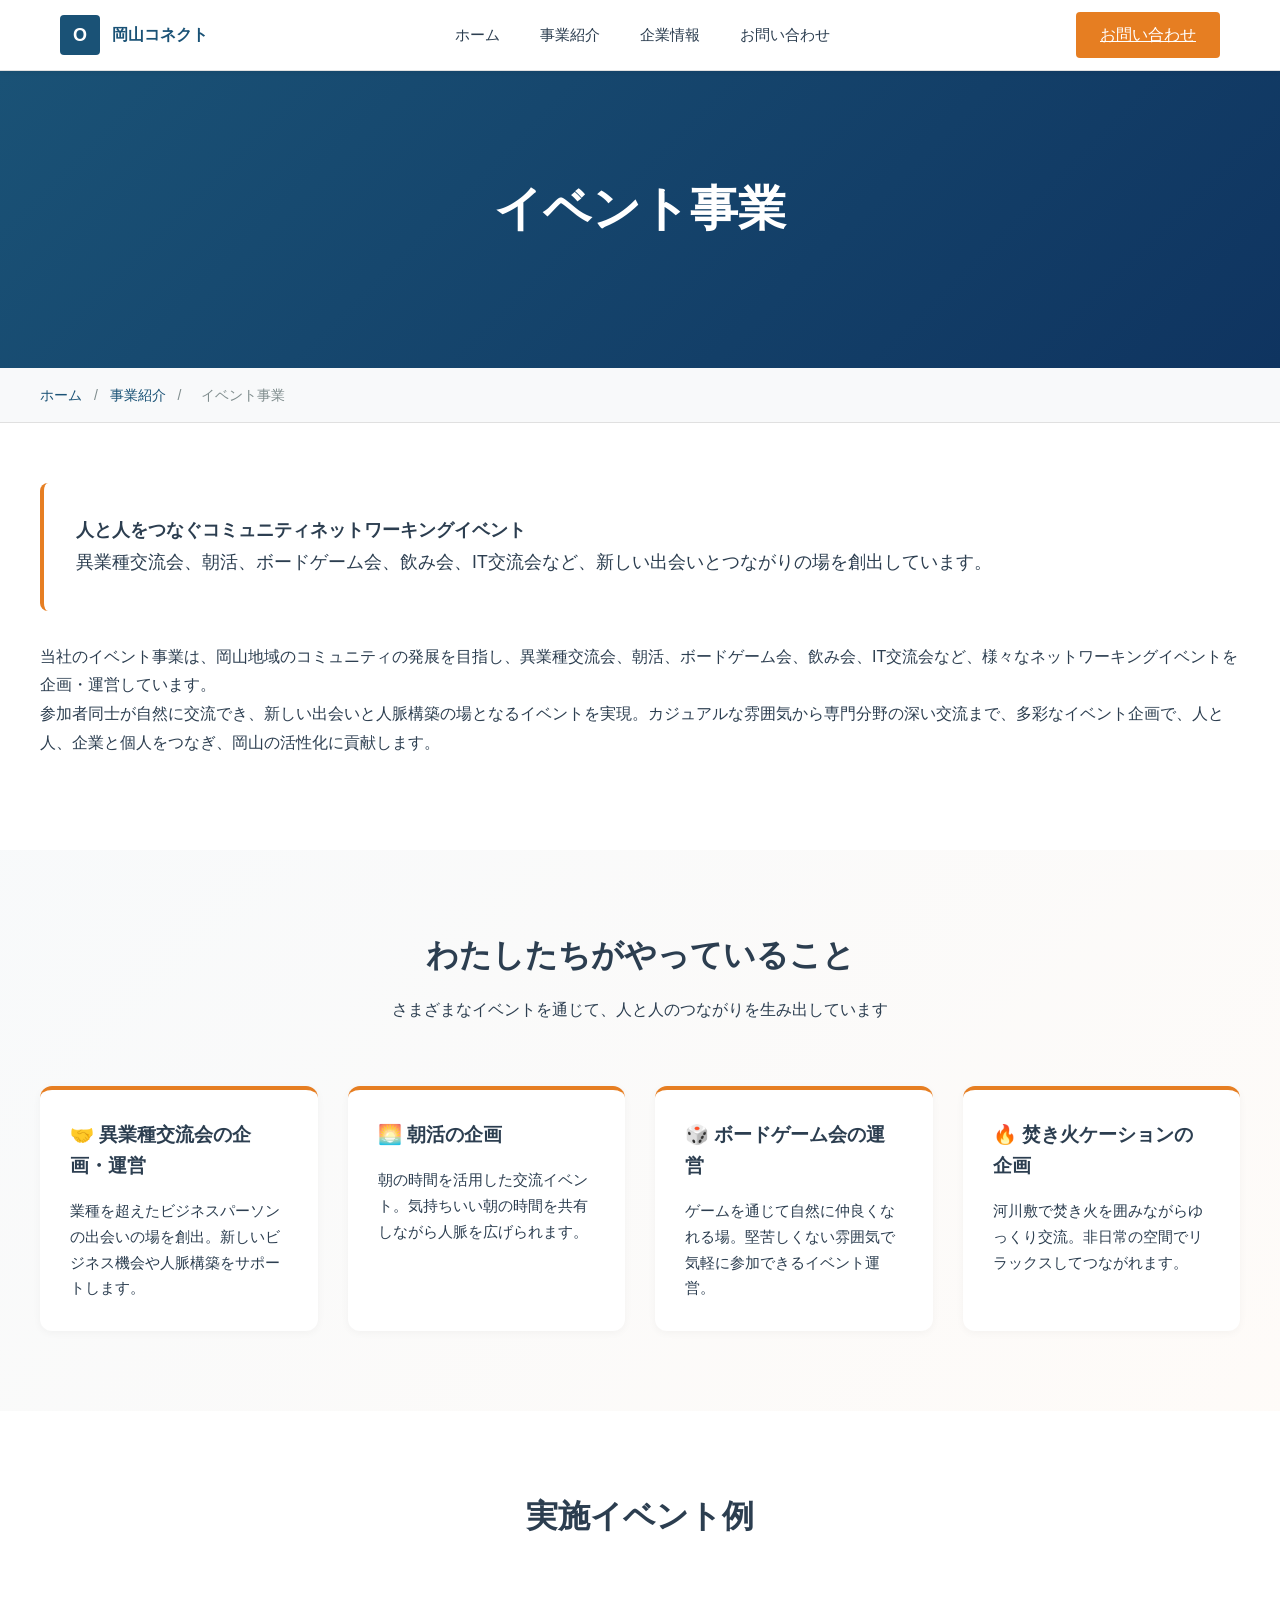
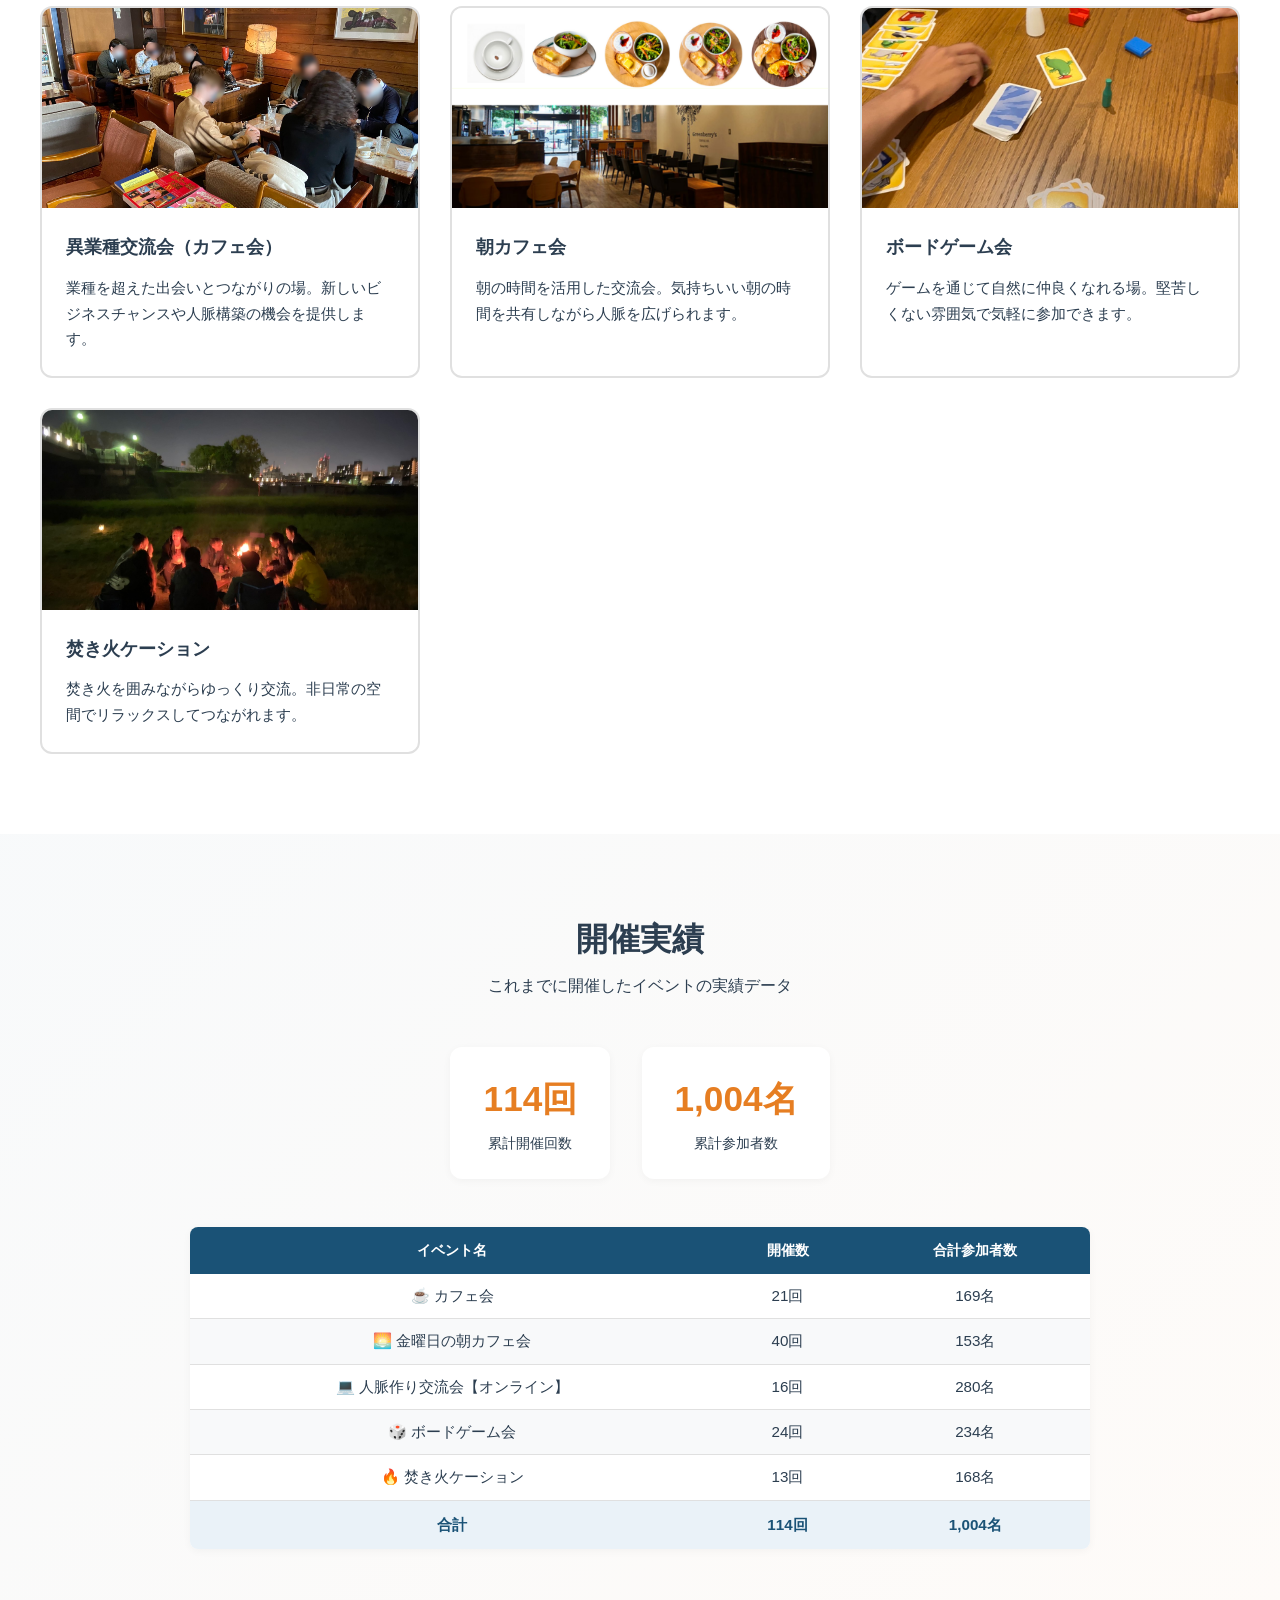
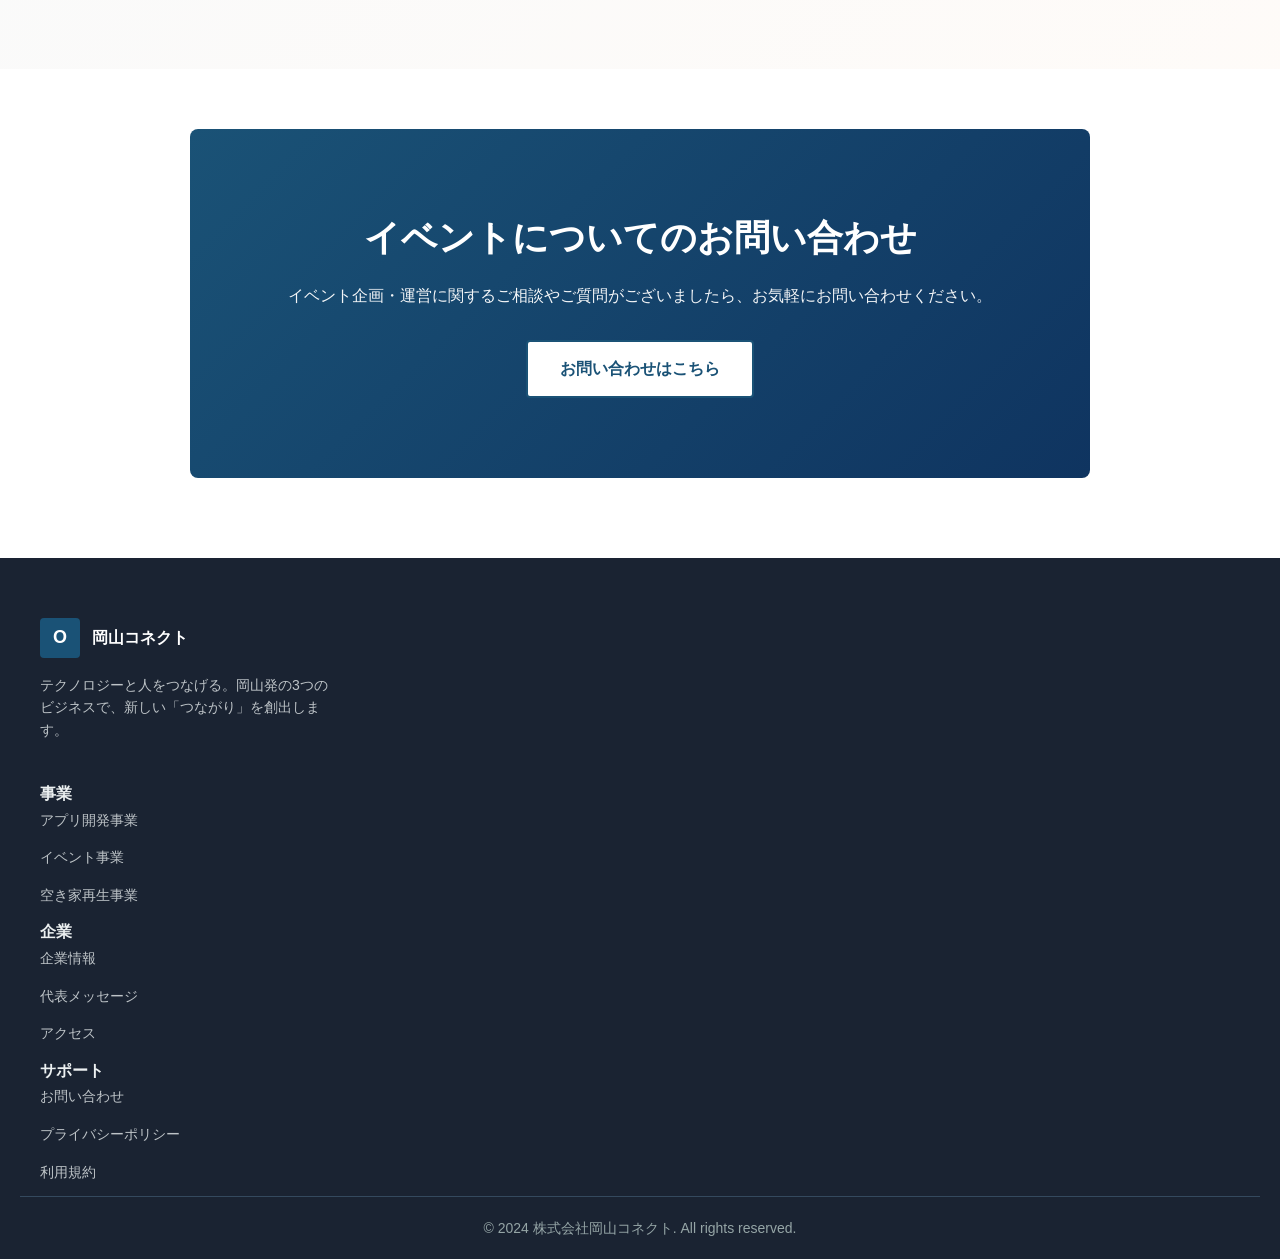
<file: okayama-connect/business/event.html>
<!DOCTYPE html>
<html lang="ja">
<head>
    <meta charset="UTF-8">
    <meta name="viewport" content="width=device-width, initial-scale=1.0">
    <meta name="description" content="交流イベント事業の詳細。異業種交流会、朝活、ボードゲーム会、飲み会、IT交流会など、コミュニティネットワーキングイベントを企画・運営しています。">
    <meta name="keywords" content="異業種交流会,朝活,ボードゲーム会,IT交流会,交流イベント,イベント企画,岡山">

    <!-- Open Graph Tags -->
    <meta property="og:title" content="イベント事業 | 株式会社岡山コネクト">
    <meta property="og:description" content="テクノロジーを活用した地域密着型のイベント企画・プロデュースを実施しています。">
    <meta property="og:type" content="website">
    <meta property="og:url" content="https://okayamaconnect.com/business/event.html">
    <meta property="og:image" content="https://okayamaconnect.com/og-image.png">

    <title>イベント事業 | 株式会社岡山コネクト</title>

    <link rel="stylesheet" href="../css/style.css">

    <style>
        :root {
            --primary: #1a5276;
            --accent: #e67e22;
            --light-gray: #f8f9fa;
            --dark-text: #2c3e50;
            --border-color: #e0e0e0;
        }

        /* ============ OVERVIEW SECTION ============ */
        .overview-section {
            padding: 60px 2rem;
            background: white;
        }

        .overview-content {
            max-width: 1200px;
            margin: 0 auto;
        }

        .overview-intro {
            font-size: 1.1rem;
            line-height: 1.8;
            color: var(--gray-700);
            margin-bottom: 2rem;
            padding: 2rem;
            background: var(--gray-100);
            border-left: 4px solid var(--accent);
            border-radius: 8px;
        }

        .overview-text {
            font-size: 1rem;
            line-height: 1.8;
            color: var(--gray-700);
            margin-bottom: 2rem;
        }

        /* ============ SERVICES SECTION ============ */
        .services-section {
            padding: 80px 2rem;
            background: linear-gradient(135deg, rgba(26, 82, 118, 0.03) 0%, rgba(230, 126, 34, 0.03) 100%);
        }

        .services-header {
            text-align: center;
            margin-bottom: 4rem;
        }

        .services-header h2 {
            font-size: 2rem;
            font-weight: 700;
            color: var(--dark-text);
            margin-bottom: 1rem;
        }

        .services-header p {
            color: var(--gray-500);
            font-size: 1rem;
        }

        .services-grid {
            display: grid;
            grid-template-columns: repeat(auto-fit, minmax(250px, 1fr));
            gap: 30px;
            max-width: 1200px;
            margin: 0 auto;
        }

        .service-card {
            background: white;
            padding: 30px;
            border-radius: 12px;
            box-shadow: 0 2px 8px rgba(0, 0, 0, 0.04);
            transition: all 0.3s ease;
            border-top: 4px solid var(--accent);
        }

        .service-card:hover {
            transform: translateY(-5px);
            box-shadow: 0 12px 32px rgba(0, 0, 0, 0.1);
        }

        .service-card h3 {
            font-size: 1.2rem;
            font-weight: 600;
            color: var(--dark-text);
            margin-bottom: 1rem;
        }

        .service-card p {
            font-size: 0.95rem;
            color: var(--gray-700);
            line-height: 1.7;
        }

        /* ============ EVENT TYPES SECTION ============ */
        .event-types-section {
            padding: 80px 2rem;
            background: white;
        }

        .event-types-header {
            text-align: center;
            margin-bottom: 4rem;
        }

        .event-types-header h2 {
            font-size: 2rem;
            font-weight: 700;
            color: var(--dark-text);
            margin-bottom: 1rem;
        }

        .event-types-grid {
            display: grid;
            grid-template-columns: repeat(auto-fit, minmax(280px, 1fr));
            gap: 30px;
            max-width: 1200px;
            margin: 0 auto;
        }

        .event-type-card {
            background: linear-gradient(135deg, var(--light-gray) 0%, white 100%);
            padding: 2.5rem;
            border-radius: 12px;
            border: 2px solid var(--border-color);
            transition: all 0.3s ease;
        }

        .event-type-card:hover {
            border-color: var(--accent);
            box-shadow: 0 8px 24px rgba(230, 126, 34, 0.15);
        }

        .event-type-icon {
            font-size: 2.5rem;
            margin-bottom: 1rem;
        }

        .event-type-icon img {
            width: 100%;
            height: 180px;
            object-fit: cover;
            border-radius: 8px;
        }

        .event-type-card-photo {
            background: white;
            padding: 0;
            border-radius: 12px;
            border: 2px solid var(--border-color);
            transition: all 0.3s ease;
            overflow: hidden;
        }

        .event-type-card-photo:hover {
            border-color: var(--accent);
            box-shadow: 0 8px 24px rgba(230, 126, 34, 0.15);
        }

        .event-type-card-photo img {
            width: 100%;
            height: 200px;
            object-fit: cover;
            display: block;
        }

        .event-type-card-photo .card-text {
            padding: 1.5rem;
        }

        .event-type-card-photo h3 {
            font-size: 1.15rem;
            font-weight: 600;
            color: var(--dark-text);
            margin-bottom: 0.8rem;
        }

        .event-type-card-photo p {
            font-size: 0.95rem;
            color: var(--gray-700);
            line-height: 1.7;
        }

        .event-type-card h3 {
            font-size: 1.15rem;
            font-weight: 600;
            color: var(--dark-text);
            margin-bottom: 0.8rem;
        }

        .event-type-card p {
            font-size: 0.95rem;
            color: var(--gray-700);
            line-height: 1.7;
        }

        /* ============ TRACK RECORD SECTION ============ */
        .track-record-section {
            padding: 80px 2rem;
            background: linear-gradient(135deg, rgba(26, 82, 118, 0.03) 0%, rgba(230, 126, 34, 0.03) 100%);
        }

        .track-record-header {
            text-align: center;
            margin-bottom: 3rem;
        }

        .track-record-header h2 {
            font-size: 2rem;
            font-weight: 700;
            color: var(--dark-text);
            margin-bottom: 0.5rem;
        }

        .track-record-header p {
            color: var(--gray-500);
            font-size: 1rem;
        }

        .track-record-summary {
            display: flex;
            justify-content: center;
            gap: 2rem;
            flex-wrap: wrap;
            margin-bottom: 3rem;
        }

        .summary-stat {
            background: white;
            padding: 1.5rem 2rem;
            border-radius: 12px;
            text-align: center;
            box-shadow: 0 2px 8px rgba(0,0,0,0.04);
            min-width: 160px;
        }

        .summary-stat .number {
            font-size: 2.2rem;
            font-weight: 700;
            color: var(--accent);
        }

        .summary-stat .label {
            font-size: 0.9rem;
            color: var(--gray-500);
            margin-top: 0.3rem;
        }

        .event-history-group {
            max-width: 900px;
            margin: 0 auto 2.5rem;
        }

        .event-history-group h3 {
            font-size: 1.3rem;
            font-weight: 600;
            color: var(--primary);
            margin-bottom: 1rem;
            padding-bottom: 0.5rem;
            border-bottom: 2px solid var(--accent);
            display: inline-block;
        }

        .history-table {
            width: 100%;
            border-collapse: collapse;
            background: white;
            border-radius: 8px;
            overflow: hidden;
            box-shadow: 0 2px 8px rgba(0,0,0,0.04);
        }

        .history-table thead th {
            background: var(--primary);
            color: white;
            padding: 12px 16px;
            font-size: 0.9rem;
            font-weight: 600;
            text-align: center;
        }

        .history-table tbody td {
            padding: 10px 16px;
            text-align: center;
            font-size: 0.95rem;
            color: var(--dark-text);
            border-bottom: 1px solid var(--border-color);
        }

        .history-table tbody tr:nth-child(even) {
            background: #f8f9fa;
        }

        .history-table tbody tr:hover {
            background: rgba(230, 126, 34, 0.06);
        }

        .history-table tfoot td {          padding: 12px 16px;
            text-align: center;
            font-weight: 700;
            background: #eaf2f8;
            color: var(--primary);
            font-size: 0.95rem;
        }

        .cancelled-row td {
            color: #999;
            text-decoration: line-through;
        }

        .monthly-table thead th {
            background: #8e44ad;
        }

        .monthly-table tfoot td {
            background: #f0e6f6;
            color: #8e44ad;
        }

        .online-table thead th {
            background: #2c3e50;
        }

        .online-table tfoot td {
            background: #e8eef4;
            color: #2c3e50;
        }

        .fire-table thead th {
            background: var(--accent);
        }

        .fire-table tfoot td {
            background: #fef0e0;
            color: var(--accent);
        }

        @media (max-width: 600px) {
            .track-record-summary {
                gap: 1rem;
            }
            .summary-stat {
                min-width: 130px;
                padding: 1rem 1.2rem;
            }
            .summary-stat .number {
                font-size: 1.8rem;
            }
            .history-table thead th,
            .history-table tbody td,
            .history-table tfoot td {
                padding: 8px 10px;
                font-size: 0.85rem;
            }
        }

        /* ============ ANIMATIONS ============ */
        @keyframes fadeInUp {
            from {
                opacity: 0;
                transform: translateY(30px);
            }
            to {
                opacity: 1;
                transform: translateY(0);
            }
        }

        .service-card {
            animation: fadeInUp 0.6s ease-out;
        }

        .service-card:nth-child(2) {
            animation-delay: 0.1s;
        }

        .service-card:nth-child(3) {
            animation-delay: 0.2s;
        }

        .service-card:nth-child(4) {
            animation-delay: 0.3s;
        }

        .event-type-card {
            animation: fadeInUp 0.6s ease-out;
        }

        .event-type-card:nth-child(2) {
            animation-delay: 0.1s;
        }

        .event-type-card:nth-child(3) {
            animation-delay: 0.2s;
        }

        /* ============ RESPONSIVE ============ */
        @media (max-width: 900px) {
            .services-grid,
            .event-types-grid {
                grid-template-columns: 1fr;
            }
        }

        @media (max-width: 600px) {
            .overview-intro {
                font-size: 1rem;
                padding: 1.5rem;
            }

            .services-header h2,
            .event-types-header h2 {
                font-size: 1.6rem;
            }
        }
    </style>
</head>
<body>
    <!-- Header -->
    <header class="header">
        <div class="header-inner">
            <a href="/" class="logo">
                <div class="logo-mark">O</div>
                <div class="logo-text">岡山<span>コネクト</span></div>
            </a>
            <nav class="nav-links">
                <a href="/">ホーム</a>
                <a href="/business/" class="active">事業紹介</a>
                <a href="/about/">企業情報</a>
                <a href="/contact/">お問い合わせ</a>
            </nav>
            <a href="/contact/" class="nav-contact">お問い合わせ</a>
            <button class="hamburger">
                <span></span>
                <span></span>
                <span></span>
            </button>
        </div>
    </header>

    <nav class="mobile-nav">
        <a href="/">ホーム</a>
        <a href="/business/">事業紹介</a>
        <a href="/about/">企業情報</a>
        <a href="/contact/">お問い合わせ</a>
    </nav>

    <!-- Page Hero -->
    <section class="page-hero">
        <h1>イベント事業</h1>
    </section>

    <!-- Breadcrumb -->
    <div class="breadcrumb">
        <div class="breadcrumb-inner">
            <a href="/">ホーム</a>
            <span>/</span>
            <a href="/business/">事業紹介</a>
            <span>/</span>
            <span>イベント事業</span>
        </div>
    </div>

    <!-- Overview Section -->
    <section class="overview-section">
        <div class="overview-content">
            <div class="overview-intro">
                <strong>人と人をつなぐコミュニティネットワーキングイベント</strong><br>異業種交流会、朝活、ボードゲーム会、飲み会、IT交流会など、新しい出会いとつながりの場を創出しています。
            </div>
            <div class="overview-text">
                <p>当社のイベント事業は、岡山地域のコミュニティの発展を目指し、異業種交流会、朝活、ボードゲーム会、飲み会、IT交流会など、様々なネットワーキングイベントを企画・運営しています。</p>
                <p>参加者同士が自然に交流でき、新しい出会いと人脈構築の場となるイベントを実現。カジュアルな雰囲気から専門分野の深い交流まで、多彩なイベント企画で、人と人、企業と個人をつなぎ、岡山の活性化に貢献します。</p>
            </div>
        </div>
    </section>

    <!-- Services Section -->
    <section class="services-section">
        <div class="section-inner">
            <div class="services-header">
                <h2>わたしたちがやっていること</h2>
                <p>さまざまなイベントを通じて、人と人のつながりを生み出しています</p>
            </div>
            <div class="services-grid">
                <div class="service-card">
                    <h3>🤝 異業種交流会の企画・運営</h3>
                    <p>業種を超えたビジネスパーソンの出会いの場を創出。新しいビジネス機会や人脈構築をサポートします。</p>
                </div>
                <div class="service-card">
                    <h3>🌅 朝活の企画</h3>
                    <p>朝の時間を活用した交流イベント。気持ちいい朝の時間を共有しながら人脈を広げられます。</p>
                </div>
                <div class="service-card">
                    <h3>🎲 ボードゲーム会の運営</h3>
                    <p>ゲームを通じて自然に仲良くなれる場。堅苦しくない雰囲気で気軽に参加できるイベント運営。</p>
                </div>
                <div class="service-card">
                    <h3>🔥 焚き火ケーションの企画</h3>
                    <p>河川敷で焚き火を囲みながらゆっくり交流。非日常の空間でリラックスしてつながれます。</p>
                </div>
            </div>
        </div>
    </section>

    <!-- Event Types Section -->
    <section class="event-types-section">
        <div class="section-inner">
            <div class="event-types-header">
                <h2>実施イベント例</h2>
            </div>
            <div class="event-types-grid">
                <div class="event-type-card-photo">
                    <img src="../images/event-cafe.jpg" alt="カフェ会の様子">
                    <div class="card-text">
                        <h3>異業種交流会（カフェ会）</h3>
                        <p>業種を超えた出会いとつながりの場。新しいビジネスチャンスや人脈構築の機会を提供します。</p>
                    </div>
                </div>
                <div class="event-type-card-photo">
                    <img src="../images/event-morning.png" alt="朝カフェ会の様子">
                    <div class="card-text">
                        <h3>朝カフェ会</h3>
                        <p>朝の時間を活用した交流会。気持ちいい朝の時間を共有しながら人脈を広げられます。</p>
                    </div>
                </div>
                <div class="event-type-card-photo">
                    <img src="../images/event-boardgame.jpg" alt="ボードゲーム会の様子">
                    <div class="card-text">
                        <h3>ボードゲーム会</h3>
                        <p>ゲームを通じて自然に仲良くなれる場。堅苦しくない雰囲気で気軽に参加できます。</p>
                    </div>
                </div>
                <div class="event-type-card-photo">
                    <img src="../images/event-takibi.jpg" alt="焚き火ケーションの様子">
                    <div class="card-text">
                        <h3>焚き火ケーション</h3>
                        <p>焚き火を囲みながらゆっくり交流。非日常の空間でリラックスしてつながれます。</p>
                    </div>
                </div>
            </div>
        </div>
    </section>

    <!-- Track Record Section -->
    <section class="track-record-section">
        <div class="section-inner">
            <div class="track-record-header">
                <h2>開催実績</h2>
                <p>これまでに開催したイベントの実績データ</p>
            </div>

            <div class="track-record-summary">
                <div class="summary-stat">
                    <div class="number">114回</div>
                    <div class="label">累計開催回数</div>
                </div>
                <div class="summary-stat">
                    <div class="number">1,004名</div>
                    <div class="label">累計参加者数</div>
                </div>
            </div>

            <div class="event-history-group">
                <table class="history-table">
                    <thead><tr><th>イベント名</th><th>開催数</th><th>合計参加者数</th></tr></thead>
                    <tbody>
                        <tr><td>☕ カフェ会</td><td>21回</td><td>169名</td></tr>
                        <tr><td>🌅 金曜日の朝カフェ会</td><td>40回</td><td>153名</td></tr>
                        <tr><td>💻 人脈作り交流会【オンライン】</td><td>16回</td><td>280名</td></tr>
                        <tr><td>🎲 ボードゲーム会</td><td>24回</td><td>234名</td></tr>
                        <tr><td>🔥 焚き火ケーション</td><td>13回</td><td>168名</td></tr>
                    </tbody>
                    <tfoot><tr><td>合計</td><td>114回</td><td>1,004名</td></tr></tfoot>
                </table>
            </div>

        </div>
    </section>

    <!-- CTA Section -->
    <section class="cta-section">
        <div class="section-inner">
            <h2>イベントについてのお問い合わせ</h2>
            <p>イベント企画・運営に関するご相談やご質問がございましたら、お気軽にお問い合わせください。</p>
            <a href="/contact/" class="btn-white">お問い合わせはこちら</a>
        </div>
    </section>

    <!-- Footer -->
    <footer class="footer">
        <div class="footer-inner">
            <div class="footer-brand">
                <div class="logo">
                    <div class="logo-mark">O</div>
                    <div class="logo-text">岡山<span>コネクト</span></div>
                </div>
                <p>テクノロジーと人をつなげる。岡山発の3つのビジネスで、新しい「つながり」を創出します。</p>
            </div>
            <div class="footer-col">
                <h4>事業</h4>
                <ul>
                    <li><a href="/business/app-dev.html">アプリ開発事業</a></li>
                    <li><a href="/business/event.html">イベント事業</a></li>
                    <li><a href="/business/real-estate.html">空き家再生事業</a></li>
                </ul>
            </div>
            <div class="footer-col">
                <h4>企業</h4>
                <ul>
                    <li><a href="/about/">企業情報</a></li>
                    <li><a href="/about/">代表メッセージ</a></li>
                    <li><a href="/about/">アクセス</a></li>
                </ul>
            </div>
            <div class="footer-col">
                <h4>サポート</h4>
                <ul>
                    <li><a href="/contact/">お問い合わせ</a></li>
                    <li><a href="/privacy/">プライバシーポリシー</a></li>
                    <li><a href="/terms/">利用規約</a></li>
                </ul>
            </div>
        </div>
        <div class="footer-bottom">
            <p>&copy; 2024 株式会社岡山コネクト. All rights reserved.</p>
        </div>
    </footer>

    <script src="../js/main.js"></script>
</body>
</html>
</file>
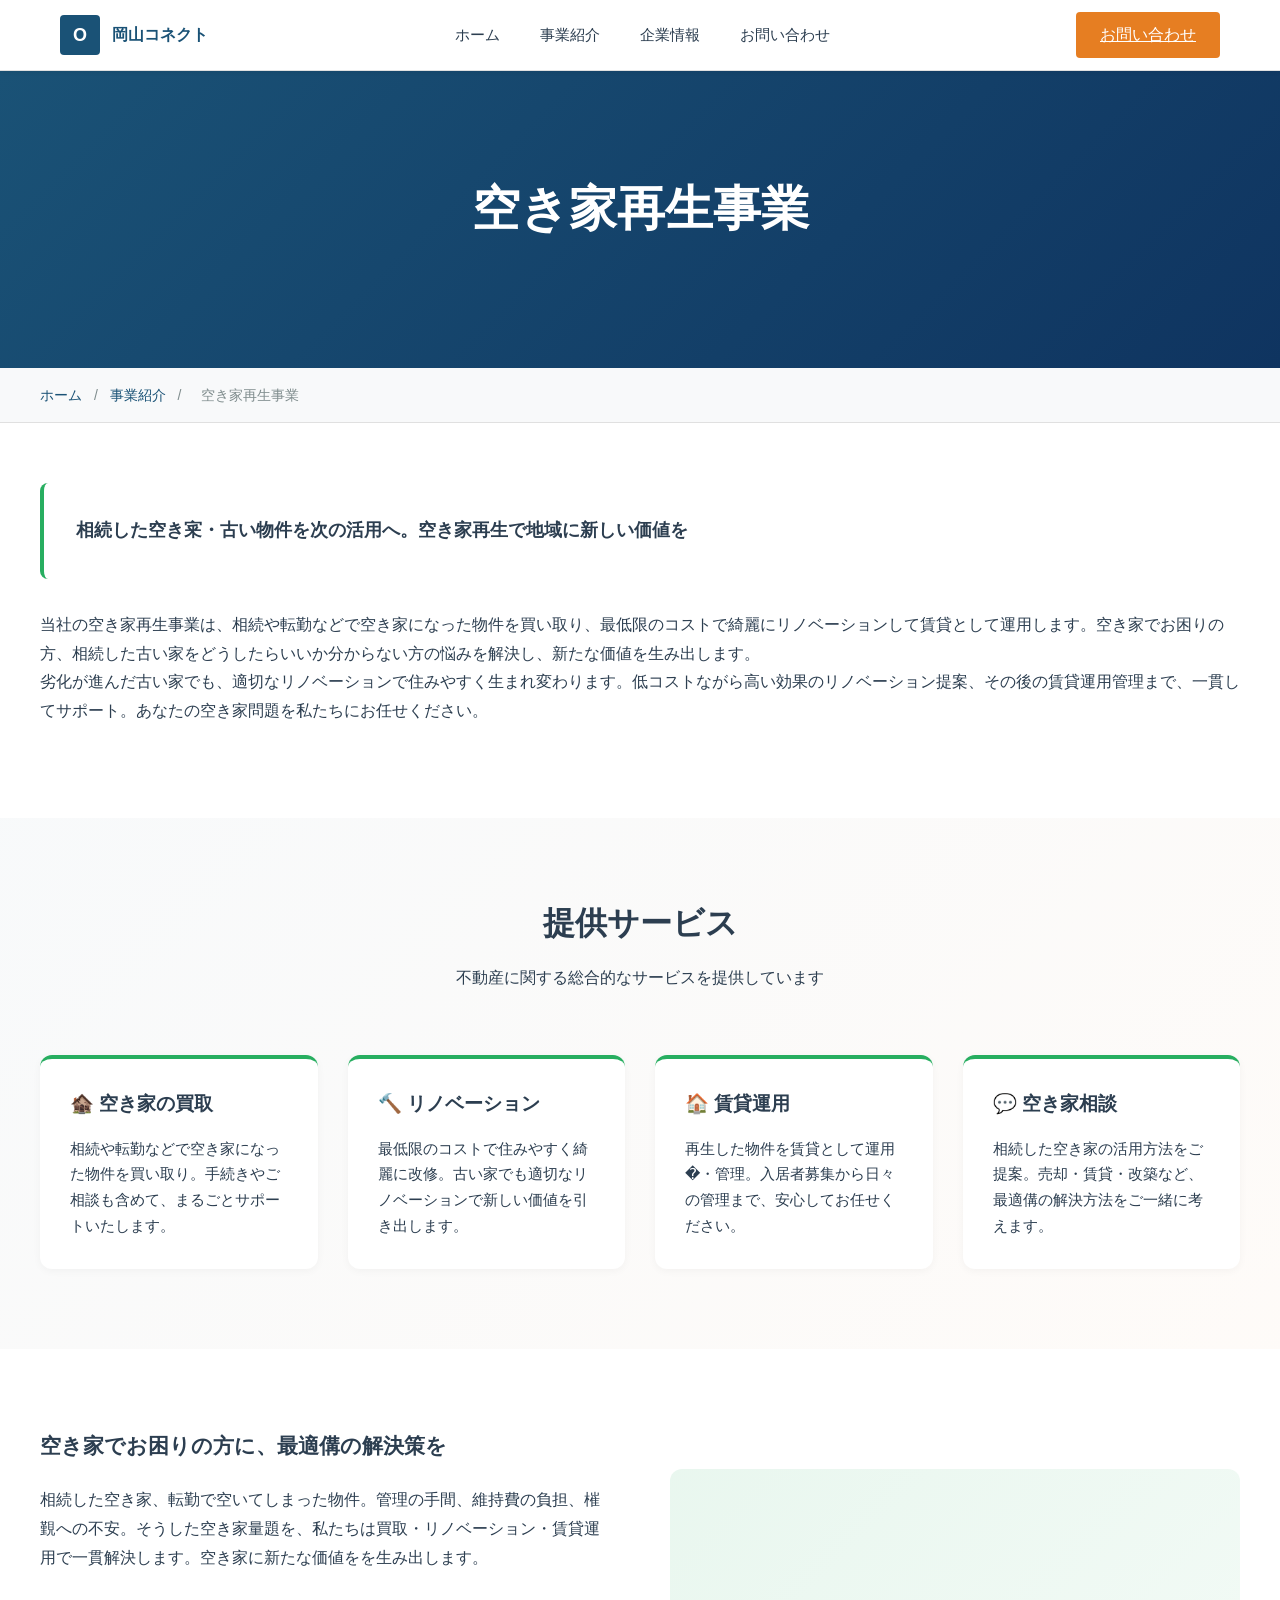
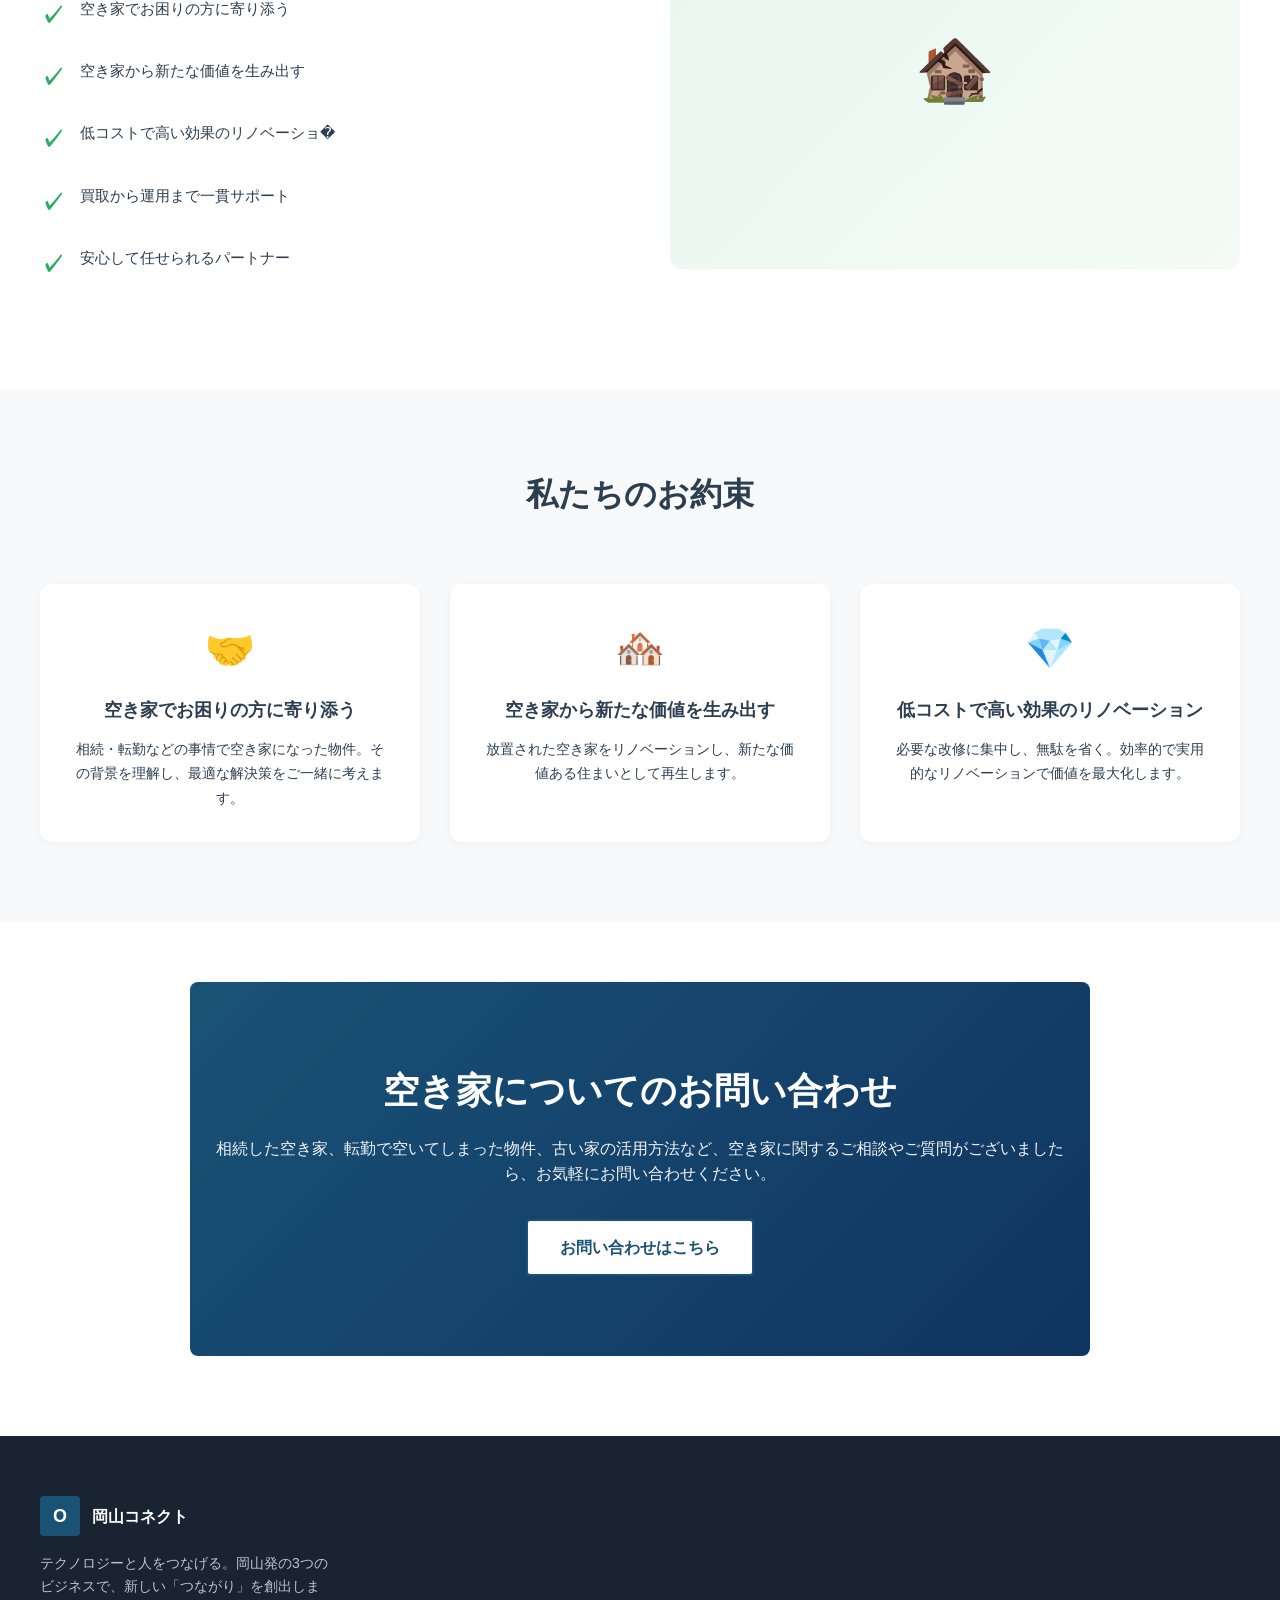
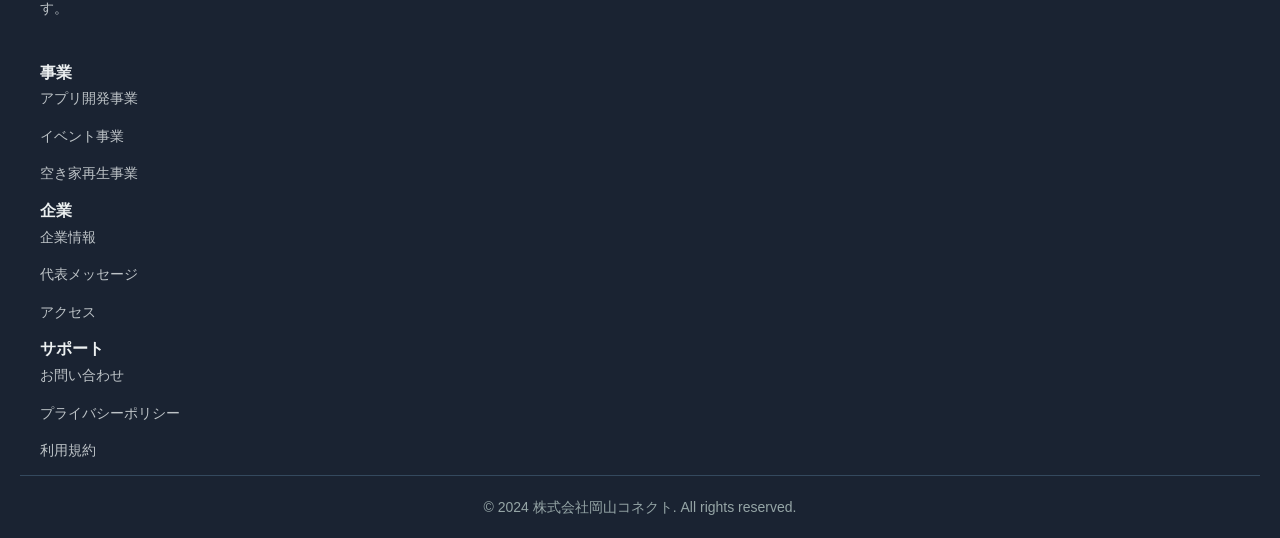
<file: okayama-connect/business/real-estate.html>
<!DOCTYPE html>
<html lang="ja">
<head>
    <meta charset="UTF-8">
    <meta name="viewport" content="width=device-width, initial-scale=1.0">
    <meta name="description" content="空き家再生事業の詳細。直続や転勤で空き家になった物件を買い取り、最低限のコストで綺麗にリノベーションして賃貸として運用。空き家でお困りの方の悩みを解決します。">
    <meta name="keywords" content="空き家再生,空き家,リノベーション,賃貸,直続">

    <!-- Open Graph Tags -->
    <meta property="og:title" content="空き家再生事業 | 株式会社岡山コネクト">
    <meta property="og:description" content="岡山を中心とした物件売買・賃貸管理・リノベーション提案を行っています。">
    <meta property="og:type" content="website">
    <meta property="og:url" content="https://okayamaconnect.com/business/real-estate.html">
    <meta property="og:image" content="https://okayamaconnect.com/og-image.png">

    <title>空き家再生事業 | 株式会社岡山コネクト</title>

    <link rel="stylesheet" href="../css/style.css">

    <style>
        :root {
            --primary: #1a5276;
            --accent: #e67e22;
            --green: #27ae60;
            --light-gray: #f8f9fa;
            --dark-text: #2c3e50;
            --border-color: #e0e0e0;
        }

        /* ============ OVERVIEW SECTION ============ */
        .overview-section {
            padding: 60px 2rem;
            background: white;
        }

        .overview-content {
            max-width: 1200px;
            margin: 0 auto;
        }

        .overview-intro {
            font-size: 1.1rem;
            line-height: 1.8;
            color: var(--gray-700);
            margin-bottom: 2rem;
            padding: 2rem;
            background: var(--gray-100);
            border-left: 4px solid var(--green);
            border-radius: 8px;
        }

        .overview-text {
            font-size: 1rem;
            line-height: 1.8;
            color: var(--gray-700);
            margin-bottom: 2rem;
        }

        /* ============ SERVICES SECTION ============ */
        .services-section {
            padding: 80px 2rem;
            background: linear-gradient(135deg, rgba(26, 82, 118, 0.03) 0%, rgba(230, 126, 34, 0.03) 100%);
        }

        .services-header {
            text-align: center;
            margin-bottom: 4rem;
        }

        .services-header h2 {
            font-size: 2rem;
            font-weight: 700;
            color: var(--dark-text);
            margin-bottom: 1rem;
        }

        .services-header p {
            color: var(--gray-500);
            font-size: 1rem;
        }

        .services-grid {
            display: grid;
            grid-template-columns: repeat(auto-fit, minmax(250px, 1fr));
            gap: 30px;
            max-width: 1200px;
            margin: 0 auto;
        }

        .service-card {
            background: white;
            padding: 30px;
            border-radius: 12px;
            box-shadow: 0 2px 8px rgba(0, 0, 0, 0.04);
            transition: all 0.3s ease;
            border-top: 4px solid var(--green);
        }

        .service-card:hover {
            transform: translateY(-5px);
            box-shadow: 0 12px 32px rgba(0, 0, 0, 0.1);
        }

        .service-card h3 {
            font-size: 1.2rem;
            font-weight: 600;
            color: var(--dark-text);
            margin-bottom: 1rem;
        }

        .service-card p {
            font-size: 0.95rem;
            color: var(--gray-700);
            line-height: 1.7;
        }

        /* ============ FEATURES SECTION ============ */
        .features-section {
            padding: 80px 2rem;
            background: white;
        }

        .features-header {
            text-align: center;
            margin-bottom: 4rem;
        }

        .features-header h2 {
            font-size: 2rem;
            font-weight: 700;
            color: var(--dark-text);
            margin-bottom: 1rem;
        }

        .features-content {
            max-width: 1200px;
            margin: 0 auto;
            display: grid;
            grid-template-columns: 1fr 1fr;
            gap: 60px;
            align-items: center;
        }

        .features-text h3 {
            font-size: 1.3rem;
            font-weight: 600;
            color: var(--dark-text);
            margin-bottom: 1.5rem;
        }

        .features-text p {
            font-size: 1rem;
            color: var(--gray-700);
            line-height: 1.8;
            margin-bottom: 1.5rem;
        }

        .features-list {
            list-style: none;
        }

        .features-list li {
            display: flex;
            align-items: flex-start;
            gap: 1rem;
            margin-bottom: 1.5rem;
            padding-left: 0;
        }

        .features-list li::before {
            content: '✓';
            color: var(--green);
            font-weight: 700;
            font-size: 1.5rem;
            flex-shrink: 0;
        }

        .features-list li span {
            font-size: 0.95rem;
            color: var(--gray-700);
        }

        .features-image {
            background: linear-gradient(135deg, rgba(39, 174, 96, 0.1) 0%, rgba(39, 174, 96, 0.05) 100%);
            border-radius: 12px;
            padding: 3rem;
            text-align: center;
            min-height: 400px;
            display: flex;
            align-items: center;
            justify-content: center;
            font-size: 4rem;
        }

        /* ============ COMMITMENT SECTION ============ */
        .commitment-section {
            padding: 80px 2rem;
            background: var(--light-gray);
        }

        .commitment-header {
            text-align: center;
            margin-bottom: 4rem;
        }

        .commitment-header h2 {
            font-size: 2rem;
            font-weight: 700;
            color: var(--dark-text);
            margin-bottom: 1rem;
        }

        .commitment-grid {
            display: grid;
            grid-template-columns: repeat(auto-fit, minmax(280px, 1fr));
            gap: 30px;
            max-width: 1200px;
            margin: 0 auto;
        }

        .commitment-card {
            background: white;
            padding: 2rem;
            border-radius: 12px;
            text-align: center;
            box-shadow: 0 2px 8px rgba(0, 0, 0, 0.04);
            transition: all 0.3s ease;
        }

        .commitment-card:hover {
            box-shadow: 0 8px 24px rgba(0, 0, 0, 0.08);
        }

        .commitment-icon {
            font-size: 2.5rem;
            margin-bottom: 1rem;
        }

        .commitment-card h3 {
            font-size: 1.1rem;
            font-weight: 600;
            color: var(--dark-text);
            margin-bottom: 0.8rem;
        }

        .commitment-card p {
            font-size: 0.9rem;
            color: var(--gray-700);
            line-height: 1.7;
        }

        /* ============ ANIMATIONS ============ */
        @keyframes fadeInUp {
            from {
                opacity: 0;
                transform: translateY(30px);
            }
            to {
                opacity: 1;
                transform: translateY(0);
            }
        }

        .service-card {
            animation: fadeInUp 0.6s ease-out;
        }

        .service-card:nth-child(2) {
            animation-delay: 0.1s;
        }

        .service-card:nth-child(3) {
            animation-delay: 0.2s;
        }

        .service-card:nth-child(4) {
            animation-delay: 0.3s;
        }

        .commitment-card {
            animation: fadeInUp 0.6s ease-out;
        }

        .commitment-card:nth-child(2) {
            animation-delay: 0.1s;
        }

        .commitment-card:nth-child(3) {
            animation-delay: 0.2s;
        }

        /* ============ RESPONSIVE ============ */
        @media (max-width: 900px) {
            .services-grid,
            .commitment-grid {
                grid-template-columns: 1fr;
            }

            .features-content {
                grid-template-columns: 1fr;
                gap: 3rem;
            }

            .features-image {
                min-height: 300px;
            }
        }

        @media (max-width: 600px) {
            .overview-intro {
                font-size: 1rem;
                padding: 1.5rem;
            }

            .services-header h2,
            .features-header h2,
            .commitment-header h2 {
                font-size: 1.6rem;
            }
        }
    </style>
</head>
<body>
    <!-- Header -->
    <header class="header">
        <div class="header-inner">
            <a href="/" class="logo">
                <div class="logo-mark">O</div>
                <div class="logo-text">岡山<span>コネクト</span></div>
            </a>
            <nav class="nav-links">
                <a href="/">ホーム</a>
                <a href="/business/" class="active">事業紹介</a>
                <a href="/about/">企業情報</a>
                <a href="/contact/">お問い合わせ</a>
            </nav>
            <a href="/contact/" class="nav-contact">お問い合わせ</a>
            <button class="hamburger">
                <span></span>
                <span></span>
                <span></span>
            </button>
        </div>
    </header>

    <nav class="mobile-nav">
        <a href="/">ホーム</a>
        <a href="/business/">事業紹介</a>
        <a href="/about/">企業情報</a>
        <a href="/contact/">お問い合わせ</a>
    </nav>

    <!-- Page Hero -->
    <section class="page-hero">
        <h1>空き家再生事業</h1>
    </section>

    <!-- Breadcrumb -->
    <div class="breadcrumb">
        <div class="breadcrumb-inner">
            <a href="/">ホーム</a>
            <span>/</span>
            <a href="/business/">事業紹介</a>
            <span>/</span>
            <span>空き家再生事業</span>
        </div>
    </div>

    <!-- Overview Section -->
    <section class="overview-section">
        <div class="overview-content">
            <div class="overview-intro">
                <strong>相続した空き宷・古い物件を次の活用へ。空き家再生で地域に新しい価値を</strong>
            </div>
            <div class="overview-text">
                <p>当社の空き家再生事業は、相続や転勤などで空き家になった物件を買い取り、最低限のコストで綺麗にリノベーションして賃貸として運用します。空き家でお困りの方、相続した古い家をどうしたらいいか分からない方の悩みを解決し、新たな価値を生み出します。</p>
                <p>劣化が進んだ古い家でも、適切なリノベーションで住みやすく生まれ変わります。低コストながら高い効果のリノベーション提案、その後の賃貸運用管理まで、一貫してサポート。あなたの空き家問題を私たちにお任せください。</p>
            </div>
        </div>
    </section>

    <!-- Services Section -->
    <section class="services-section">
        <div class="section-inner">
            <div class="services-header">
                <h2>提供サービス</h2>
                <p>不動産に関する総合的なサービスを提供しています</p>
            </div>
            <div class="services-grid">
                <div class="service-card">
                    <h3>🏚️ 空き家の買取</h3>
                    <p>相続や転勤などで空き家になった物件を買い取り。手続きやご相談も含めて、まるごとサポートいたします。</p>
                </div>
                <div class="service-card">
                    <h3>🔨 リノベーション</h3>
                 <p>最低限のコストで住みやすく綺麗に改修。古い家でも適切なリノベーションで新しい価値を引き出します。</p>
                </div>
                <div class="service-card">
                    <h3>🏠 賃貸運用</h3>
                    <p>再生した物件を賃貸として運用�・管理。入居者募集から日々の管理まで、安心してお任せください。</p>
                </div>
                <div class="service-card">
                    <h3>💬 空き家相談</h3>
                    <p>相続した空き家の活用方法をご提案。売却・賃貸・改築など、最適傋の解決方法をご一緒に考えます。</p>
                </div>
            </div>
        </div>
    </section>

    <!-- Features Section -->
    <section class="features-section">
        <div class="section-inner">
            <div class="features-content">
                <div class="features-text">
                    <h3>空き家でお困りの方に、最適傋の解決策を</h3>
                    <p>相続した空き家、転勤で空いてしまった物件。管理の手間、維持費の負担、槯覲への不安。そうした空き家量題を、私たちは買取・リノベーション・賃貸運用で一貫解決します。空き家に新たな価値をを生み出します。</p>
                    <ul class="features-list">
                        <li><span>空き家でお困りの方に寄り添う</span></li>
                        <li><span>空き家から新たな価値を生み出す</span></li>
                        <li><span>低コストで高い効果のリノベーショ�</span></li>
                        <li><span>買取から運用まで一貫サポート</span></li>
                        <li><span>安心して任せられるパートナー</span></li>
                    </ul>
                </div>
                <div class="features-image">🏚️</div>
            </div>
        </div>
    </section>

    <!-- Commitment Section -->
    <section class="commitment-section">
        <div class="section-inner">
            <div class="commitment-header">
                <h2>私たちのお約束</h2>
            </div>
            <div class="commitment-grid">
                <div class="commitment-card">
                    <div class="commitment-icon">🤝</div>
                    <h3>空き家でお困りの方に寄り添う</h3>
                    <p>相続・転勤などの事情で空き家になった物件。その背景を理解し、最適な解決策をご一緒に考えます。</p>
                </div>
                <div class="commitment-card">
                    <div class="commitment-icon">🏘️</div>
                    <h3>空き家から新たな価値を生み出す</h3>
                    <p>放置された空き家をリノベーションし、新たな価値ある住まいとして再生します。</p>
                </div>
                <div class="commitment-card">
                    <div class="commitment-icon">💎</div>
                    <h3>低コストで高い効果のリノベーション</h3>
                    <p>必要な改修に集中し、無駄を省く。効率的で実用的なリノベーションで価値を最大化します。</p>
                </div>
            </div>
        </div>
    </section>

    <!-- CTA Section -->
    <section class="cta-section">
        <div class="section-inner">
            <h2>空き家についてのお問い合わせ</h2>
            <p>相続した空き家、転勤で空いてしまった物件、古い家の活用方法など、空き家に関するご相談やご質問がございましたら、お気軽にお問い合わせください。</p>
            <a href="/contact/" class="btn-white">お問い合わせはこちら</a>
        </div>
    </section>

    <!-- Footer -->
    <footer class="footer">
        <div class="footer-inner">
            <div class="footer-brand">
                <div class="logo">
                    <div class="logo-mark">O</div>
                    <div class="logo-text">岡山<span>コネクト</span></div>
                </div>
                <p>テクノロジーと人をつなげる。岡山発の3つのビジネスで、新しい「つながり」を創出します。</p>
            </div>
            <div class="footer-col">
                <h4>事業</h4>
                <ul>
                    <li><a href="/business/app-dev.html">アプリ開発事業</a></li>
                    <li><a href="/business/event.html">イベント事業</a></li>
                    <li><a href="/business/real-estate.html">空き家再生事業</a></li>
                </ul>
            </div>
            <div class="footer-col">
                <h4>企業</h4>
                <ul>
                    <li><a href="/about/">企業情報</a></li>
                    <li><a href="/about/">代表メッセージ</a></li>
                    <li><a href="/about/">アクセス</a></li>
                </ul>
            </div>
            <div class="footer-col">
                <h4>サポート</h4>
                <ul>
                    <li><a href="/contact/">お問い合わせ</a></li>
                    <li><a href="/privacy/">プライバシーポリシー</a></li>
                    <li><a href="/terms/">利用規約</a></li>
                </ul>
            </div>
        </div>
        <div class="footer-bottom">
            <p>&copy; 2024 株式会社岡山コネクト. All rights reserved.</p>
        </div>
    </footer>

    <script src="../js/main.js"></script>
</body>
</html>
</file>
<file: okayama-connect/css/style.css>
/* Okayama Connect - Shared CSS */

:root {
  --primary: #1a5276;
  --accent: #e67e22;
  --text-dark: #2c3e50;
  --text-light: #7f8c8d;
  --bg-light: #f8f9fa;
  --bg-white: #ffffff;
  --border-color: #ecf0f1;
  --transition: 0.3s ease;
}

* {
  margin: 0;
  padding: 0;
  box-sizing: border-box;
}

html {
  font-size: 16px;
  scroll-behavior: smooth;
}

body {
  font-family: 'Noto Sans JP', 'Inter', sans-serif;
  color: var(--text-dark);
  background-color: var(--bg-white);
  line-height: 1.6;
}

/* Header & Navigation */
.header {
  background-color: var(--bg-white);
  border-bottom: 1px solid var(--border-color);
  position: sticky;
  top: 0;
  z-index: 1000;
  box-shadow: 0 2px 4px rgba(0, 0, 0, 0.05);
}

.header-inner {
  max-width: 1200px;
  margin: 0 auto;
  padding: 0 20px;
  display: flex;
  justify-content: space-between;
  align-items: center;
  height: 70px;
}

.logo {
  display: flex;
  align-items: center;
  gap: 12px;
  text-decoration: none;
  font-weight: 700;
  color: var(--primary);
  transition: opacity var(--transition);
}

.logo:hover {
  opacity: 0.8;
}

.logo-mark {
  width: 40px;
  height: 40px;
  background-color: var(--primary);
  color: white;
  display: flex;
  align-items: center;
  justify-content: center;
  font-weight: 800;
  font-size: 18px;
  border-radius: 4px;
}

.logo-text {
  font-size: 16px;
  font-weight: 600;
}

.nav-links {
  display: flex;
  list-style: none;
  gap: 40px;
  align-items: center;
}

.nav-links a {
  color: var(--text-dark);
  text-decoration: none;
  font-weight: 500;
  font-size: 15px;
  transition: color var(--transition);
  position: relative;
}

.nav-links a:hover {
  color: var(--accent);
}

.nav-links a::after {
  content: '';
  position: absolute;
  bottom: -2px;
  left: 0;
  width: 0;
  height: 2px;
  background-color: var(--accent);
  transition: width var(--transition);
}

.nav-links a:hover::after {
  width: 100%;
}

.nav-contact {
  background-color: var(--accent);
  color: white;
  padding: 10px 24px;
  border-radius: 4px;
  transition: background-color var(--transition);
}

.nav-contact:hover {
  background-color: #d35400;
}

.hamburger {
  display: none;
  flex-direction: column;
  background: none;
  border: none;
  cursor: pointer;
  gap: 5px;
  padding: 0;
}

.hamburger span {
  width: 25px;
  height: 2px;
  background-color: var(--primary);
  transition: var(--transition);
}

.hamburger.active span:nth-child(1) {
  transform: rotate(45deg) translate(8px, 8px);
}

.hamburger.active span:nth-child(2) {
  opacity: 0;
}

.hamburger.active span:nth-child(3) {
  transform: rotate(-45deg) translate(8px, -6px);
}

.mobile-nav {
  display: none;
  position: fixed;
  top: 60px;
  left: 0;
  right: 0;
  bottom: 0;
  background-color: var(--bg-white);
  flex-direction: column;
  padding: 40px 20px;
  gap: 0;
  z-index: 999;
  overflow-y: auto;
}

.mobile-nav.active {
  display: flex;
}

.mobile-nav a {
  color: var(--text-dark);
  text-decoration: none;
  font-weight: 500;
  font-size: 16px;
  padding: 15px 0;
  border-bottom: 1px solid var(--border-color);
  display: block;
}

.mobile-nav a:last-child {
  border-bottom: none;
}

@media (max-width: 768px) {
  .nav-links {
    display: none;
  }

  .hamburger {
    display: flex;
  }

  .header-inner {
    height: 60px;
  }
}

/* Page Hero */
.page-hero {
  background: linear-gradient(135deg, var(--primary) 0%, #0f3460 100%);
  color: white;
  padding: 100px 20px;
  text-align: center;
  position: relative;
  overflow: hidden;
}

.page-hero::before {
  content: '';
  position: absolute;
  top: -50%;
  right: -50%;
  width: 500px;
  height: 500px;
  background-color: rgba(230, 126, 34, 0.1);
  border-radius: 50%;
  pointer-events: none;
}

.page-hero h1 {
  font-size: 48px;
  font-weight: 700;
  margin-bottom: 20px;
  position: relative;
  z-index: 1;
}

.page-hero p {
  font-size: 18px;
  opacity: 0.95;
  position: relative;
  z-index: 1;
}

@media (max-width: 768px) {
  .page-hero {
    padding: 60px 20px;
  }

  .page-hero h1 {
    font-size: 32px;
  }

  .page-hero p {
    font-size: 16px;
  }
}

/* Breadcrumb */
.breadcrumb {
  background-color: var(--bg-light);
  padding: 16px 20px;
  border-bottom: 1px solid var(--border-color);
}

.breadcrumb-inner {
  max-width: 1200px;
  margin: 0 auto;
  font-size: 14px;
  color: var(--text-light);
}

.breadcrumb-inner a {
  color: var(--primary);
  text-decoration: none;
  transition: color var(--transition);
}

.breadcrumb-inner a:hover {
  color: var(--accent);
}

.breadcrumb-inner span {
  margin: 0 8px;
}

/* Sections */
.section {
  padding: 80px 20px;
}

.section:nth-child(even) {
  background-color: var(--bg-light);
}

.section-inner {
  max-width: 1200px;
  margin: 0 auto;
}

.section-header {
  text-align: center;
  margin-bottom: 60px;
}

.section-label {
  display: inline-block;
  background-color: var(--accent);
  color: white;
  padding: 8px 16px;
  border-radius: 20px;
  font-size: 12px;
  font-weight: 600;
  margin-bottom: 16px;
  text-transform: uppercase;
  letter-spacing: 0.5px;
}

.section-header h2 {
  font-size: 40px;
  color: var(--primary);
  margin-bottom: 16px;
}

.section-header p {
  font-size: 16px;
  color: var(--text-light);
  max-width: 600px;
  margin: 0 auto;
}

@media (max-width: 768px) {
  .section {
    padding: 50px 20px;
  }

  .section-header h2 {
    font-size: 28px;
  }
}

/* Buttons */
.btn-primary,
.btn-white {
  display: inline-block;
  padding: 14px 32px;
  border-radius: 4px;
  font-weight: 600;
  text-decoration: none;
  cursor: pointer;
  border: none;
  font-size: 16px;
  transition: all var(--transition);
  text-align: center;
}

.btn-primary {
  background-color: var(--accent);
  color: white;
}

.btn-primary:hover {
  background-color: #d35400;
  transform: translateY(-2px);
  box-shadow: 0 4px 12px rgba(230, 126, 34, 0.3);
}

.btn-white {
  background-color: white;
  color: var(--primary);
  border: 2px solid var(--primary);
}

.btn-white:hover {
  background-color: var(--primary);
  color: white;
  transform: translateY(-2px);
}

/* CTA Section */
.cta-section {
  background: linear-gradient(135deg, var(--primary) 0%, #0f3460 100%);
  color: white;
  padding: 80px 20px;
  text-align: center;
  margin: 60px auto;
  border-radius: 8px;
  max-width: 900px;
}

.cta-section h2 {
  font-size: 36px;
  margin-bottom: 16px;
}

.cta-section p {
  font-size: 16px;
  margin-bottom: 32px;
  opacity: 0.95;
}

/* Footer */
.footer {
  background-color: #1a2332;
  color: #ecf0f1;
  padding: 60px 20px 20px;
  margin-top: 80px;
}

.footer-inner {
  max-width: 1200px;
  margin: 0 auto;
}

.footer-brand {
  margin-bottom: 40px;
}

.footer-brand .logo {
  color: white;
  margin-bottom: 16px;
}

.footer-brand p {
  color: #bdc3c7;
  font-size: 14px;
  max-width: 300px;
}

.footer-grid {
  display: grid;
  grid-template-columns: repeat(auto-fit, minmax(250px, 1fr));
  gap: 40px;
  margin-bottom: 40px;
}

.footer-col h3 {
  font-size: 16px;
  margin-bottom: 20px;
  color: white;
}

.footer-col ul {
  list-style: none;
}

.footer-col ul li {
  margin-bottom: 12px;
}

.footer-col ul li a {
  color: #bdc3c7;
  text-decoration: none;
  transition: color var(--transition);
  font-size: 14px;
}

.footer-col ul li a:hover {
  color: var(--accent);
}

.footer-col p {
  color: #bdc3c7;
  font-size: 14px;
  line-height: 1.8;
}

.footer-bottom {
  border-top: 1px solid #34495e;
  padding-top: 20px;
  text-align: center;
  color: #95a5a6;
  font-size: 14px;
}

@media (max-width: 768px) {
  .footer-grid {
    grid-template-columns: 1fr;
    gap: 30px;
  }
}

/* Animations */
@keyframes fadeIn {
  from {
    opacity: 0;
    transform: translateY(20px);
  }
  to {
    opacity: 1;
    transform: translateY(0);
  }
}

.fade-in {
  animation: fadeIn 0.6s ease-out;
}

/* Utility Classes */
.container {
  max-width: 1200px;
  margin: 0 auto;
  padding: 0 20px;
}

.grid {
  display: grid;
  gap: 30px;
}

.grid-2 {
  grid-template-columns: repeat(auto-fit, minmax(300px, 1fr));
}

.grid-3 {
  grid-template-columns: repeat(auto-fit, minmax(280px, 1fr));
}

@media (max-width: 768px) {
  .grid-2,
  .grid-3 {
    grid-template-columns: 1fr;
  }
}
</file>
